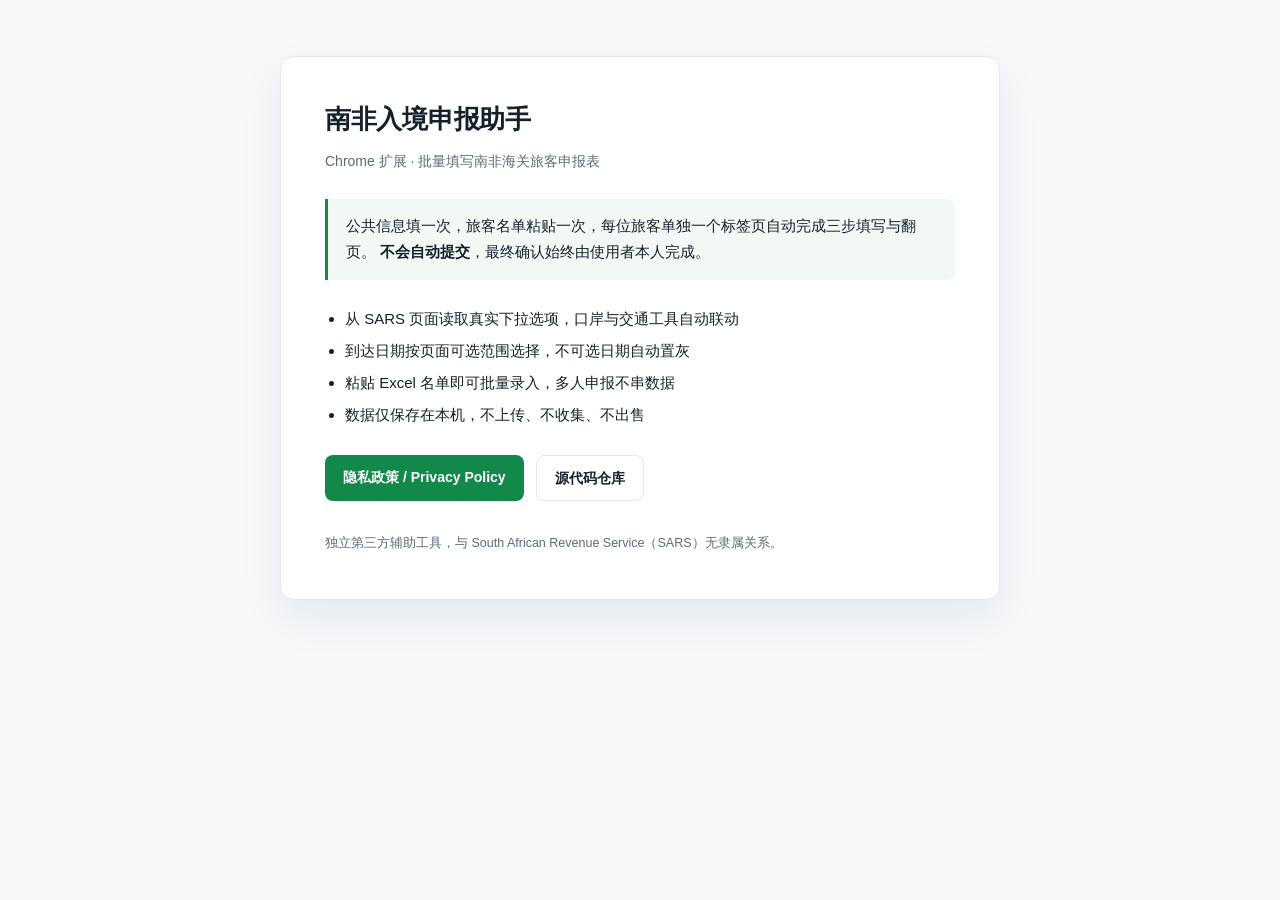
<file: docs/index.html>
<!doctype html>
<html lang="zh-CN">
<head>
<meta charset="UTF-8">
<meta name="viewport" content="width=device-width, initial-scale=1">
<title>南非入境申报助手</title>
<style>
  :root { --ink:#14212b; --muted:#5b6b78; --line:#e3e9ef; --brand:#12894a; }
  * { box-sizing: border-box; }
  body {
    margin: 0; padding: 56px 20px;
    background: #f6f8fa; color: var(--ink);
    font: 15px/1.75 -apple-system, "Segoe UI", "Microsoft YaHei", Arial, sans-serif;
  }
  main {
    max-width: 720px; margin: 0 auto; padding: 40px 44px 44px;
    background: #fff; border: 1px solid var(--line); border-radius: 14px;
    box-shadow: 0 18px 46px rgba(15, 40, 70, .07);
  }
  h1 { margin: 0 0 6px; font-size: 26px; letter-spacing: -.3px; }
  .sub { margin: 0 0 26px; color: var(--muted); font-size: 14px; }
  .lead {
    margin: 0 0 26px; padding: 14px 18px;
    border-left: 3px solid var(--brand); border-radius: 0 8px 8px 0;
    background: #f2f9f5;
  }
  ul { padding-left: 20px; margin: 0 0 26px; }
  li { margin: 6px 0; }
  .links { display: flex; flex-wrap: wrap; gap: 12px; }
  a.btn {
    display: inline-block; padding: 10px 18px; border-radius: 8px;
    background: var(--brand); color: #fff; text-decoration: none;
    font-weight: 600; font-size: 14px;
  }
  a.btn.ghost {
    background: #fff; color: var(--ink);
    border: 1px solid var(--line); font-weight: 600;
  }
  footer { margin-top: 32px; color: var(--muted); font-size: 12.5px; }
</style>
</head>
<body>
<main>
  <h1>南非入境申报助手</h1>
  <p class="sub">Chrome 扩展 · 批量填写南非海关旅客申报表</p>

  <p class="lead">
    公共信息填一次，旅客名单粘贴一次，每位旅客单独一个标签页自动完成三步填写与翻页。
    <strong>不会自动提交</strong>，最终确认始终由使用者本人完成。
  </p>

  <ul>
    <li>从 SARS 页面读取真实下拉选项，口岸与交通工具自动联动</li>
    <li>到达日期按页面可选范围选择，不可选日期自动置灰</li>
    <li>粘贴 Excel 名单即可批量录入，多人申报不串数据</li>
    <li>数据仅保存在本机，不上传、不收集、不出售</li>
  </ul>

  <div class="links">
    <a class="btn" href="privacy-policy.html">隐私政策 / Privacy Policy</a>
    <a class="btn ghost" href="https://github.com/hex314/SARS-Traveller-Assistant">源代码仓库</a>
  </div>

  <footer>
    独立第三方辅助工具，与 South African Revenue Service（SARS）无隶属关系。
  </footer>
</main>
</body>
</html>
</file>
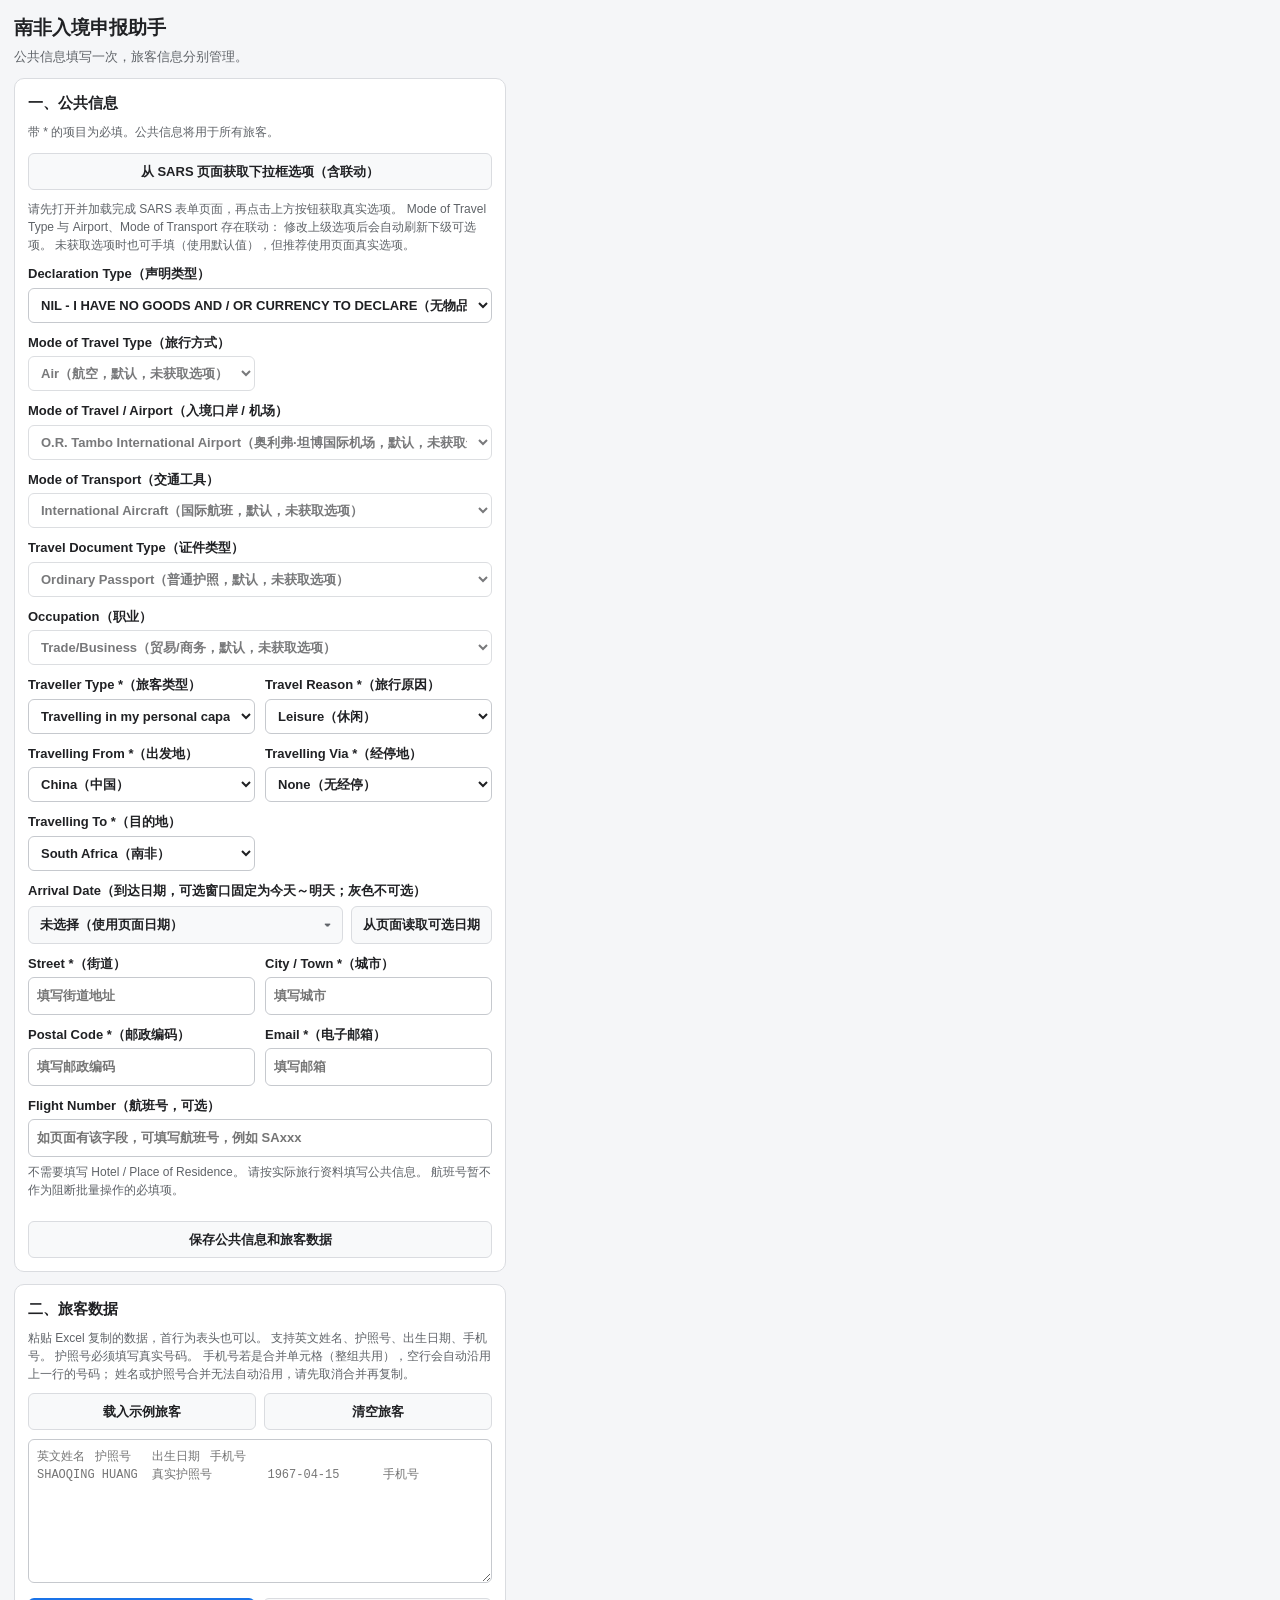
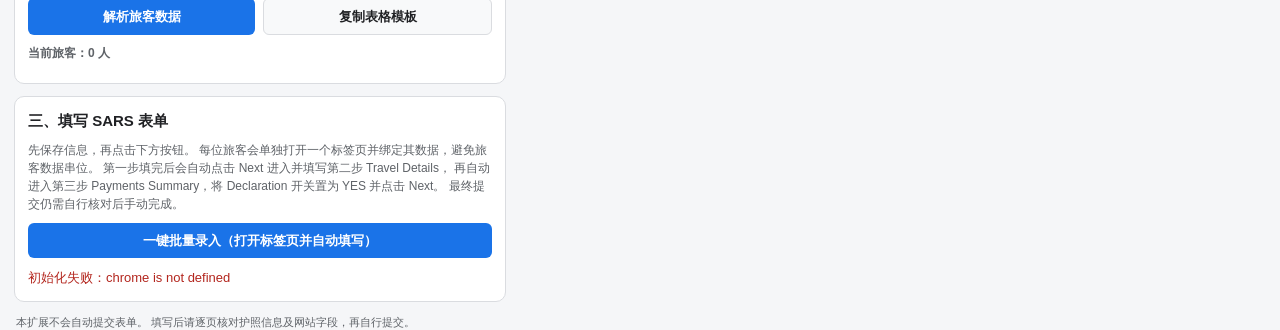
<file: popup.html>
<!doctype html>
<html lang="zh-CN">
<head>
  <meta charset="UTF-8">
  <meta name="viewport" content="width=device-width, initial-scale=1.0">
  <title>南非入境申报助手</title>
  <link rel="stylesheet" href="popup.css">
</head>
<body>
  <header>
    <h1>南非入境申报助手</h1>
    <p>公共信息填写一次，旅客信息分别管理。</p>
  </header>

  <section class="panel">
    <h2>一、公共信息</h2>
    <p class="hint">带 * 的项目为必填。公共信息将用于所有旅客。</p>

    <button id="fetchOptionsBtn" class="secondary wide-fetch">
      从 SARS 页面获取下拉框选项（含联动）
    </button>

    <p class="hint">
      请先打开并加载完成 SARS 表单页面，再点击上方按钮获取真实选项。
      Mode of Travel Type 与 Airport、Mode of Transport 存在联动：
      修改上级选项后会自动刷新下级可选项。
      未获取选项时也可手填（使用默认值），但推荐使用页面真实选项。
    </p>

    <div class="grid">
      <label class="wide">
        Declaration Type（声明类型）
        <select id="declarationType">
          <option value="NIL" selected>NIL - I HAVE NO GOODS AND / OR CURRENCY TO DECLARE（无物品及货币需申报）</option>
          <option value="FULL">FULL - I HAVE GOODS (INCLUDING VEHICLES) AND/OR CURRENCY TO DECLARE（有物品/车辆及货币需申报）</option>
        </select>
      </label>

      <label>
        Mode of Travel Type（旅行方式）
        <select id="modeOfTravelType" disabled>
          <option value="Air">Air（航空，默认，未获取选项）</option>
        </select>
      </label>

      <label class="wide">
        Mode of Travel / Airport（入境口岸 / 机场）
        <select id="port" disabled>
          <option value="O.R. Tambo International Airport">O.R. Tambo International Airport（奥利弗·坦博国际机场，默认，未获取选项）</option>
        </select>
      </label>

      <label class="wide">
        Mode of Transport（交通工具）
        <select id="modeOfTransport" disabled>
          <option value="International Aircraft">International Aircraft（国际航班，默认，未获取选项）</option>
        </select>
      </label>

      <label class="wide">
        Travel Document Type（证件类型）
        <select id="travelDocumentType" disabled>
          <option value="Ordinary Passport">Ordinary Passport（普通护照，默认，未获取选项）</option>
        </select>
      </label>

      <label class="wide">
        Occupation（职业）
        <select id="occupation" disabled>
          <option value="Trade/Business">Trade/Business（贸易/商务，默认，未获取选项）</option>
        </select>
      </label>

      <label>
        Traveller Type *（旅客类型）
        <select id="travellerType">
          <option value="Travelling in my personal capacity" selected>
            Travelling in my personal capacity（个人出行）
          </option>
        </select>
      </label>

      <label>
        Travel Reason *（旅行原因）
        <select id="travelReason">
          <option value="Leisure" selected>Leisure（休闲）</option>
        </select>
      </label>

      <label>
        Travelling From *（出发地）
        <select id="travellingFrom">
          <option value="China" selected>China（中国）</option>
        </select>
      </label>

      <label>
        Travelling Via *（经停地）
        <select id="travellingVia">
          <option value="None" selected>None（无经停）</option>
        </select>
      </label>

      <label>
        Travelling To *（目的地）
        <select id="travellingTo">
          <option value="South Africa" selected>South Africa（南非）</option>
        </select>
      </label>

      <div class="wide date-field">
        <span class="date-field-label">
          Arrival Date（到达日期，可选窗口固定为今天～明天；灰色不可选）
        </span>

        <div class="date-trigger-row">
          <button type="button" id="arrivalDateTrigger" class="secondary date-trigger">
            <span id="arrivalDateText">未选择（使用页面日期）</span>
            <span class="date-caret">▾</span>
          </button>

          <button type="button" id="fetchDateBtn" class="secondary date-fetch">
            从页面读取可选日期
          </button>
        </div>

        <input id="arrivalDate" type="hidden">

        <div id="arrivalDatePanel" class="date-panel" hidden>
          <div class="date-panel-head">
            <button type="button" id="datePrevBtn" class="date-nav">‹</button>
            <strong id="dateMonthLabel"></strong>
            <button type="button" id="dateNextBtn" class="date-nav">›</button>
          </div>

          <div class="date-grid date-grid-head" id="dateWeek"></div>
          <div class="date-grid" id="dateGrid"></div>

          <div class="date-manual">
            <label>
              最早可选
              <input id="dateMinInput" type="date">
            </label>
            <label>
              最晚可选
              <input id="dateMaxInput" type="date">
            </label>
          </div>

          <div class="date-panel-foot">
            <span id="dateRangeHint" class="hint"></span>
            <button type="button" id="dateClearBtn" class="date-clear">
              清除（用页面日期）
            </button>
          </div>
        </div>
      </div>

      <label>
        Street *（街道）
        <input id="street" placeholder="填写街道地址">
      </label>

      <label>
        City / Town *（城市）
        <input id="city" placeholder="填写城市">
      </label>

      <label>
        Postal Code *（邮政编码）
        <input id="postal" placeholder="填写邮政编码">
      </label>

      <label>
        Email *（电子邮箱）
        <input id="email" type="email" placeholder="填写邮箱">
      </label>

      <label class="wide">
        Flight Number（航班号，可选）
        <input
          id="flightNumber"
          placeholder="如页面有该字段，可填写航班号，例如 SAxxx"
        >
      </label>
    </div>

    <p class="hint">
      不需要填写 Hotel / Place of Residence。
      请按实际旅行资料填写公共信息。
      航班号暂不作为阻断批量操作的必填项。
    </p>

    <button id="saveBtn" class="secondary">
      保存公共信息和旅客数据
    </button>
  </section>

  <section class="panel">
    <h2>二、旅客数据</h2>

    <p class="hint">
      粘贴 Excel 复制的数据，首行为表头也可以。
      支持英文姓名、护照号、出生日期、手机号。
      护照号必须填写真实号码。
      手机号若是合并单元格（整组共用），空行会自动沿用上一行的号码；
      姓名或护照号合并无法自动沿用，请先取消合并再复制。
    </p>

    <div class="actions">
      <button id="templateBtn" class="secondary">
        载入示例旅客
      </button>

      <button id="clearBtn" class="secondary">
        清空旅客
      </button>
    </div>

    <textarea
      id="excelData"
      rows="7"
      spellcheck="false"
      placeholder="英文姓名&#9;护照号&#9;出生日期&#9;手机号&#10;SHAOQING HUANG&#9;真实护照号&#9;1967-04-15&#9;手机号"
    ></textarea>

    <div class="actions">
      <button id="parseBtn">解析旅客数据</button>

      <button id="exportTemplateBtn" class="secondary">
        复制表格模板
      </button>
    </div>

    <div id="travellerCount" class="hint">
      当前旅客：0 人
    </div>

    <div id="travellerList"></div>
  </section>

  <section class="panel">
    <h2>三、填写 SARS 表单</h2>

    <p class="hint">
      先保存信息，再点击下方按钮。
      每位旅客会单独打开一个标签页并绑定其数据，避免旅客数据串位。
      第一步填完后会自动点击 Next 进入并填写第二步 Travel Details，
      再自动进入第三步 Payments Summary，将 Declaration 开关置为 YES 并点击 Next。
      最终提交仍需自行核对后手动完成。
    </p>

    <div class="actions vertical">
      <button id="openAndFillBtn">
        一键批量录入（打开标签页并自动填写）
      </button>
    </div>

    <div id="status" role="status" aria-live="polite"></div>

    <pre id="details" hidden></pre>
  </section>

  <footer>
    <p>
      本扩展不会自动提交表单。
      填写后请逐页核对护照信息及网站字段，再自行提交。
    </p>
  </footer>

  <script src="popup.js"></script>
</body>
</html>
</file>
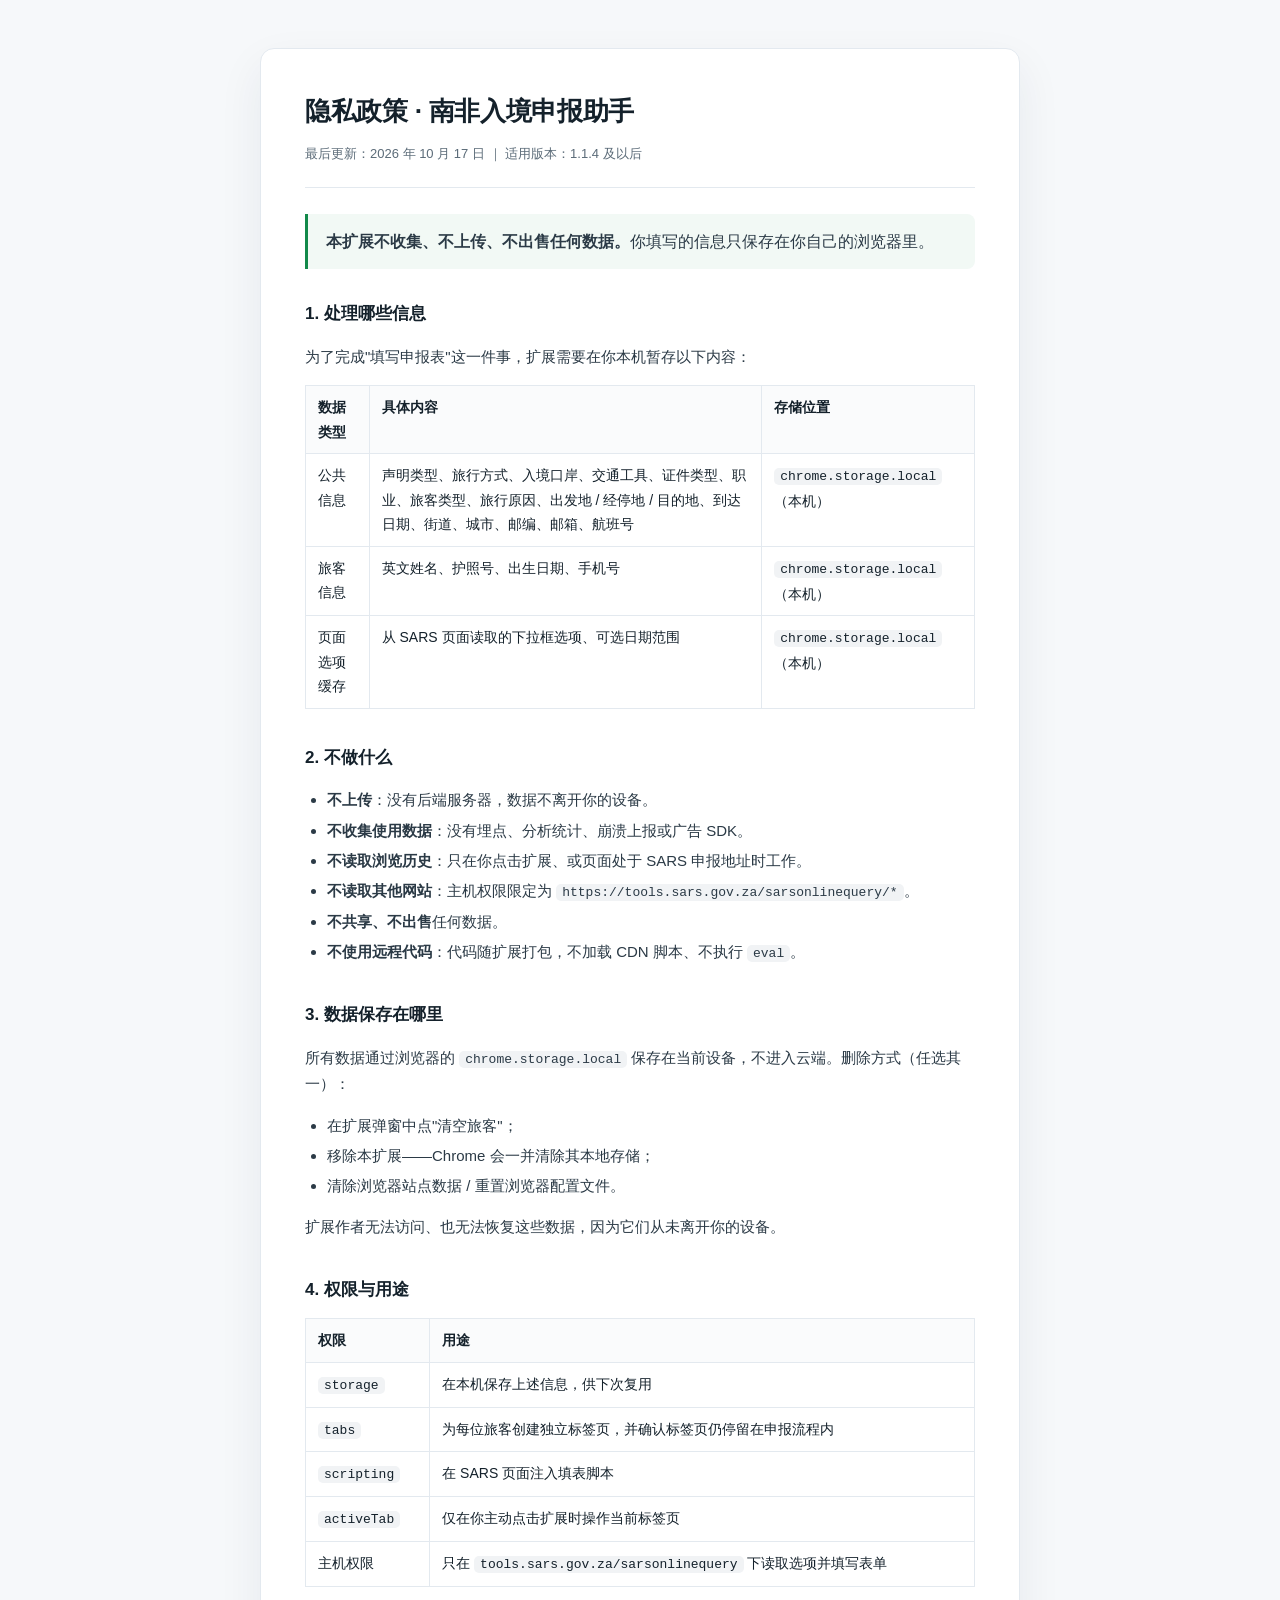
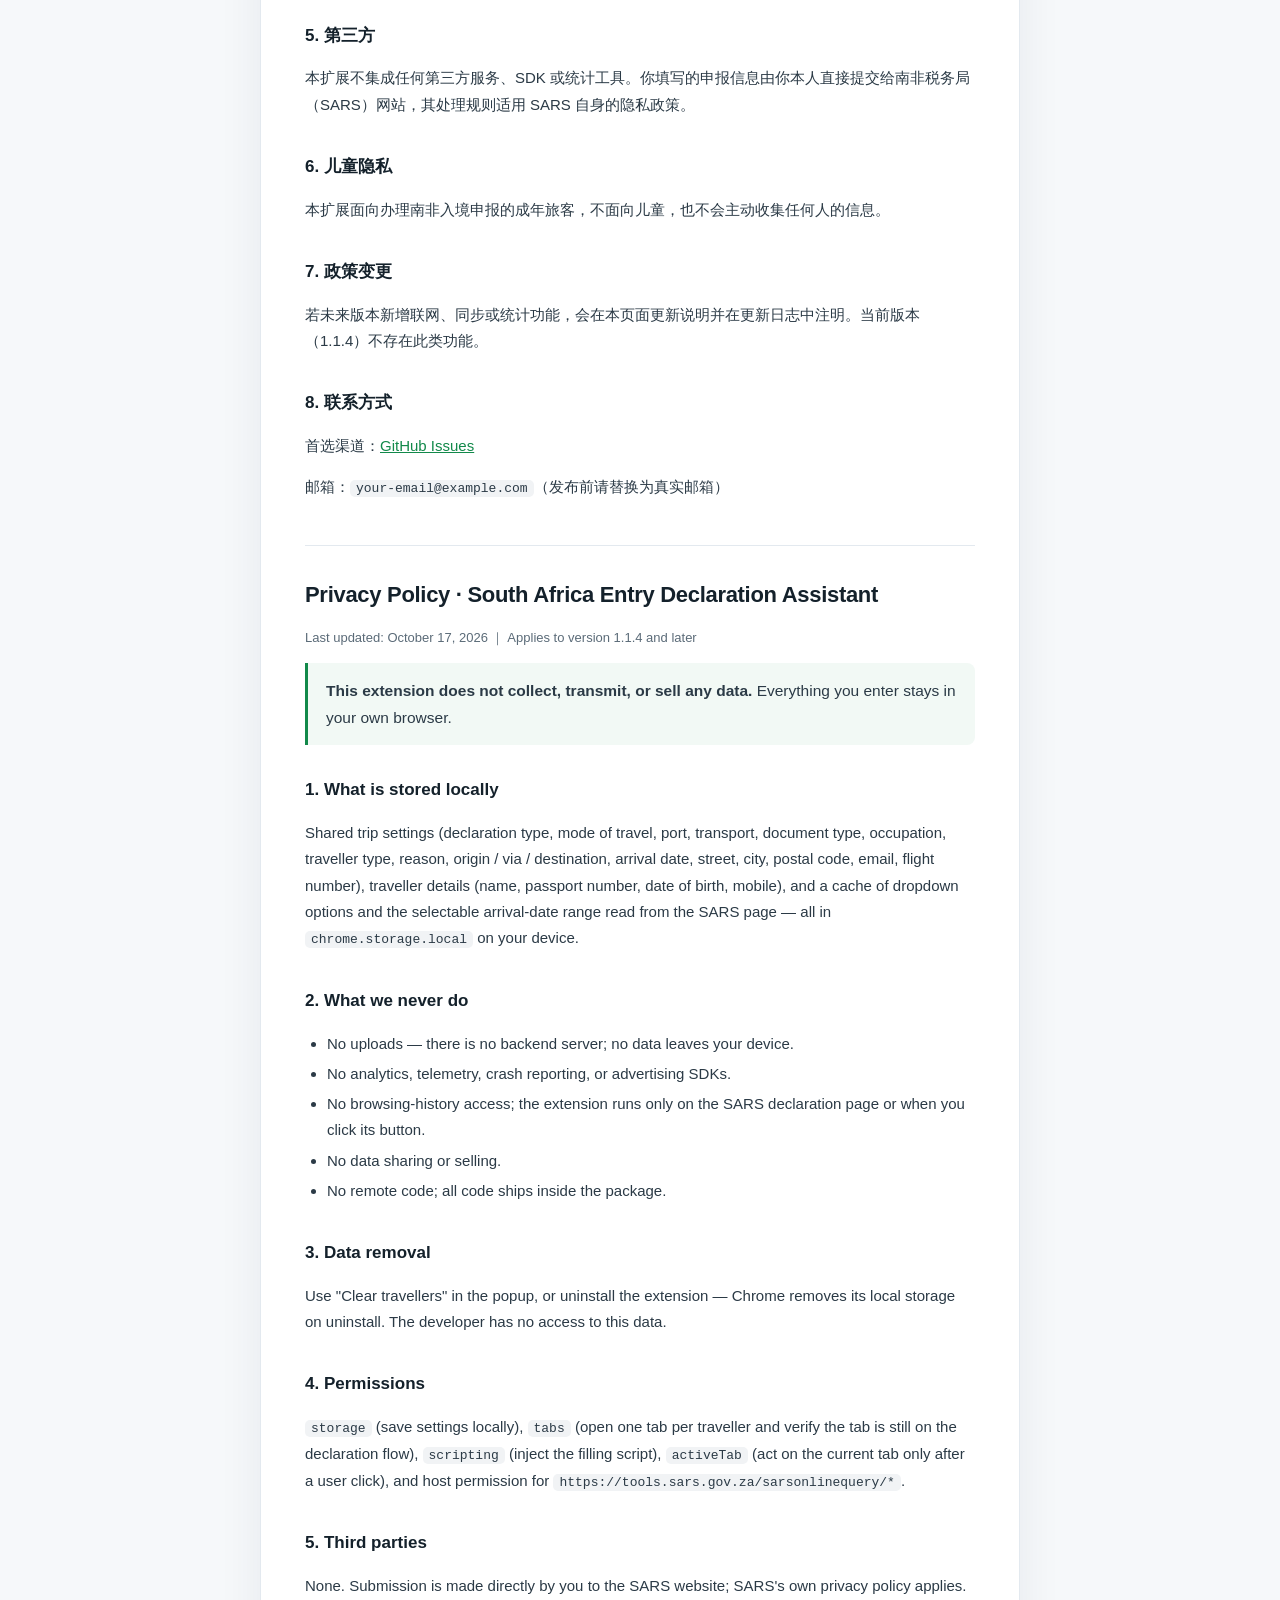
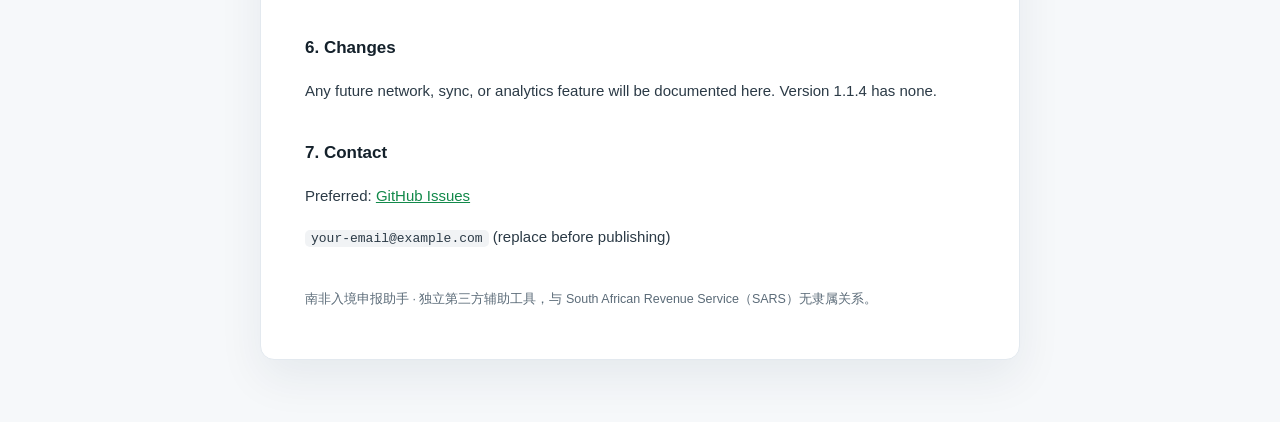
<file: docs/privacy-policy.html>
<!doctype html>
<html lang="zh-CN">
<head>
<meta charset="UTF-8">
<meta name="viewport" content="width=device-width, initial-scale=1">
<title>隐私政策 · 南非入境申报助手</title>
<style>
  :root {
    --ink: #14212b;
    --muted: #5b6b78;
    --line: #e3e9ef;
    --brand: #12894a;
    --bg: #f6f8fa;
  }
  * { box-sizing: border-box; }
  body {
    margin: 0;
    padding: 48px 20px 72px;
    background: var(--bg);
    color: var(--ink);
    font: 15px/1.75 -apple-system, "Segoe UI", "Microsoft YaHei", Arial, sans-serif;
  }
  main {
    max-width: 760px;
    margin: 0 auto;
    padding: 40px 44px 48px;
    background: #fff;
    border: 1px solid var(--line);
    border-radius: 14px;
    box-shadow: 0 18px 46px rgba(15, 40, 70, 0.07);
  }
  header { border-bottom: 1px solid var(--line); padding-bottom: 22px; margin-bottom: 26px; }
  h1 { margin: 0 0 8px; font-size: 26px; letter-spacing: -0.3px; }
  .meta { color: var(--muted); font-size: 13px; }
  .lead {
    margin: 0 0 30px;
    padding: 14px 18px;
    border-left: 3px solid var(--brand);
    border-radius: 0 8px 8px 0;
    background: #f2f9f5;
    font-size: 15.5px;
  }
  h2 { margin: 34px 0 10px; font-size: 17px; }
  h2:first-of-type { margin-top: 0; }
  p, li { color: #2b3a46; }
  ul { padding-left: 22px; }
  li { margin: 4px 0; }
  table { width: 100%; border-collapse: collapse; margin: 14px 0 6px; font-size: 14px; }
  th, td { padding: 9px 12px; border: 1px solid var(--line); text-align: left; vertical-align: top; }
  th { background: #fafbfc; font-weight: 700; }
  code {
    padding: 1px 6px;
    border-radius: 5px;
    background: #f1f3f5;
    font-size: 13px;
  }
  .en { border-top: 1px solid var(--line); margin-top: 44px; padding-top: 30px; }
  footer { margin-top: 38px; color: var(--muted); font-size: 12.5px; }
  a { color: var(--brand); }
</style>
</head>
<body>
<main>
  <header>
    <h1>隐私政策 · 南非入境申报助手</h1>
    <div class="meta">最后更新：2026 年 10 月 17 日 ｜ 适用版本：1.1.4 及以后</div>
  </header>

  <p class="lead"><strong>本扩展不收集、不上传、不出售任何数据。</strong>你填写的信息只保存在你自己的浏览器里。</p>

  <h2>1. 处理哪些信息</h2>
  <p>为了完成"填写申报表"这一件事，扩展需要在你本机暂存以下内容：</p>
  <table>
    <tr><th>数据类型</th><th>具体内容</th><th>存储位置</th></tr>
    <tr>
      <td>公共信息</td>
      <td>声明类型、旅行方式、入境口岸、交通工具、证件类型、职业、旅客类型、旅行原因、出发地 / 经停地 / 目的地、到达日期、街道、城市、邮编、邮箱、航班号</td>
      <td><code>chrome.storage.local</code>（本机）</td>
    </tr>
    <tr>
      <td>旅客信息</td>
      <td>英文姓名、护照号、出生日期、手机号</td>
      <td><code>chrome.storage.local</code>（本机）</td>
    </tr>
    <tr>
      <td>页面选项缓存</td>
      <td>从 SARS 页面读取的下拉框选项、可选日期范围</td>
      <td><code>chrome.storage.local</code>（本机）</td>
    </tr>
  </table>

  <h2>2. 不做什么</h2>
  <ul>
    <li><strong>不上传</strong>：没有后端服务器，数据不离开你的设备。</li>
    <li><strong>不收集使用数据</strong>：没有埋点、分析统计、崩溃上报或广告 SDK。</li>
    <li><strong>不读取浏览历史</strong>：只在你点击扩展、或页面处于 SARS 申报地址时工作。</li>
    <li><strong>不读取其他网站</strong>：主机权限限定为 <code>https://tools.sars.gov.za/sarsonlinequery/*</code>。</li>
    <li><strong>不共享、不出售</strong>任何数据。</li>
    <li><strong>不使用远程代码</strong>：代码随扩展打包，不加载 CDN 脚本、不执行 <code>eval</code>。</li>
  </ul>

  <h2>3. 数据保存在哪里</h2>
  <p>所有数据通过浏览器的 <code>chrome.storage.local</code> 保存在当前设备，不进入云端。删除方式（任选其一）：</p>
  <ul>
    <li>在扩展弹窗中点"清空旅客"；</li>
    <li>移除本扩展——Chrome 会一并清除其本地存储；</li>
    <li>清除浏览器站点数据 / 重置浏览器配置文件。</li>
  </ul>
  <p>扩展作者无法访问、也无法恢复这些数据，因为它们从未离开你的设备。</p>

  <h2>4. 权限与用途</h2>
  <table>
    <tr><th>权限</th><th>用途</th></tr>
    <tr><td><code>storage</code></td><td>在本机保存上述信息，供下次复用</td></tr>
    <tr><td><code>tabs</code></td><td>为每位旅客创建独立标签页，并确认标签页仍停留在申报流程内</td></tr>
    <tr><td><code>scripting</code></td><td>在 SARS 页面注入填表脚本</td></tr>
    <tr><td><code>activeTab</code></td><td>仅在你主动点击扩展时操作当前标签页</td></tr>
    <tr><td>主机权限</td><td>只在 <code>tools.sars.gov.za/sarsonlinequery</code> 下读取选项并填写表单</td></tr>
  </table>

  <h2>5. 第三方</h2>
  <p>本扩展不集成任何第三方服务、SDK 或统计工具。你填写的申报信息由你本人直接提交给南非税务局（SARS）网站，其处理规则适用 SARS 自身的隐私政策。</p>

  <h2>6. 儿童隐私</h2>
  <p>本扩展面向办理南非入境申报的成年旅客，不面向儿童，也不会主动收集任何人的信息。</p>

  <h2>7. 政策变更</h2>
  <p>若未来版本新增联网、同步或统计功能，会在本页面更新说明并在更新日志中注明。当前版本（1.1.4）不存在此类功能。</p>

  <h2>8. 联系方式</h2>
  <p>首选渠道：<a href="https://github.com/hex314/SARS-Traveller-Assistant/issues">GitHub Issues</a></p>
  <p>邮箱：<code>your-email@example.com</code>（发布前请替换为真实邮箱）</p>

  <section class="en">
    <h1 style="font-size:22px;">Privacy Policy · South Africa Entry Declaration Assistant</h1>
    <p class="meta">Last updated: October 17, 2026 ｜ Applies to version 1.1.4 and later</p>

    <p class="lead"><strong>This extension does not collect, transmit, or sell any data.</strong> Everything you enter stays in your own browser.</p>

    <h2>1. What is stored locally</h2>
    <p>Shared trip settings (declaration type, mode of travel, port, transport, document type, occupation, traveller type, reason, origin / via / destination, arrival date, street, city, postal code, email, flight number), traveller details (name, passport number, date of birth, mobile), and a cache of dropdown options and the selectable arrival-date range read from the SARS page — all in <code>chrome.storage.local</code> on your device.</p>

    <h2>2. What we never do</h2>
    <ul>
      <li>No uploads — there is no backend server; no data leaves your device.</li>
      <li>No analytics, telemetry, crash reporting, or advertising SDKs.</li>
      <li>No browsing-history access; the extension runs only on the SARS declaration page or when you click its button.</li>
      <li>No data sharing or selling.</li>
      <li>No remote code; all code ships inside the package.</li>
    </ul>

    <h2>3. Data removal</h2>
    <p>Use "Clear travellers" in the popup, or uninstall the extension — Chrome removes its local storage on uninstall. The developer has no access to this data.</p>

    <h2>4. Permissions</h2>
    <p><code>storage</code> (save settings locally), <code>tabs</code> (open one tab per traveller and verify the tab is still on the declaration flow), <code>scripting</code> (inject the filling script), <code>activeTab</code> (act on the current tab only after a user click), and host permission for <code>https://tools.sars.gov.za/sarsonlinequery/*</code>.</p>

    <h2>5. Third parties</h2>
    <p>None. Submission is made directly by you to the SARS website; SARS's own privacy policy applies.</p>

    <h2>6. Changes</h2>
    <p>Any future network, sync, or analytics feature will be documented here. Version 1.1.4 has none.</p>

    <h2>7. Contact</h2>
    <p>Preferred: <a href="https://github.com/hex314/SARS-Traveller-Assistant/issues">GitHub Issues</a></p>
    <p><code>your-email@example.com</code> (replace before publishing)</p>
  </section>

  <footer>南非入境申报助手 · 独立第三方辅助工具，与 South African Revenue Service（SARS）无隶属关系。</footer>
</main>
</body>
</html>
</file>
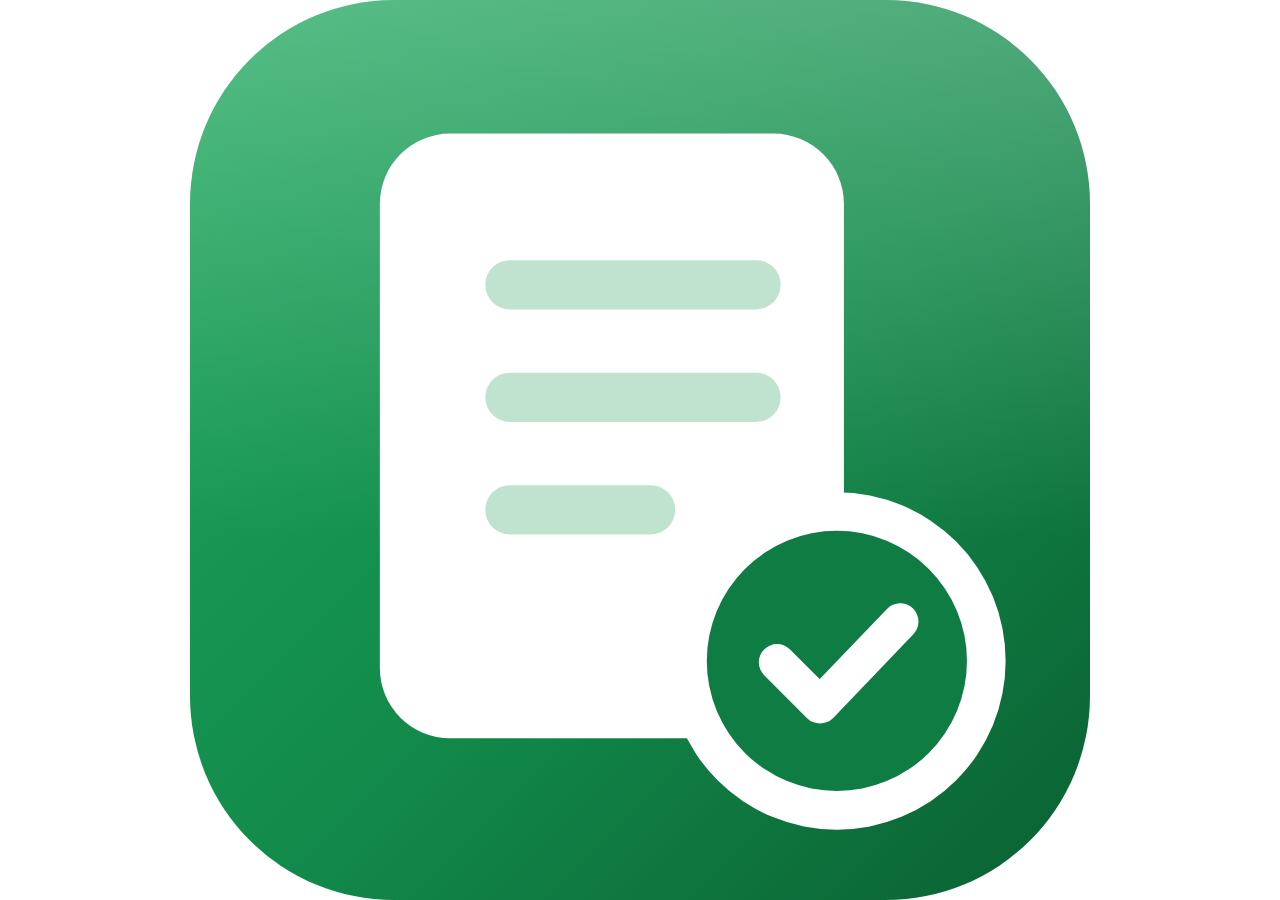
<file: store/assets/icon.html>
<!doctype html>
<html lang="zh-CN">
<head>
<meta charset="UTF-8">
<style>
  html, body { margin: 0; padding: 0; background: transparent; }
  svg { display: block; width: 100vw; height: 100vh; }
</style>
</head>
<body>
<svg xmlns="http://www.w3.org/2000/svg" viewBox="0 0 128 128" width="128" height="128">
  <defs>
    <linearGradient id="bg" x1="0" y1="0" x2="1" y2="1">
      <stop offset="0" stop-color="#1CA85C"/>
      <stop offset="0.55" stop-color="#12894A"/>
      <stop offset="1" stop-color="#0A6032"/>
    </linearGradient>
    <linearGradient id="sheen" x1="0" y1="0" x2="0" y2="1">
      <stop offset="0" stop-color="#ffffff" stop-opacity="0.26"/>
      <stop offset="0.6" stop-color="#ffffff" stop-opacity="0"/>
    </linearGradient>
  </defs>

  <rect x="0" y="0" width="128" height="128" rx="29" fill="url(#bg)"/>
  <rect x="0" y="0" width="128" height="128" rx="29" fill="url(#sheen)"/>

  <!-- 申报单 -->
  <rect x="27" y="19" width="66" height="86" rx="10" fill="#ffffff"/>
  <rect x="42" y="37" width="42" height="7" rx="3.5" fill="#BFE3CE"/>
  <rect x="42" y="53" width="42" height="7" rx="3.5" fill="#BFE3CE"/>
  <rect x="42" y="69" width="27" height="7" rx="3.5" fill="#BFE3CE"/>

  <!-- 已确认徽章 -->
  <circle cx="92" cy="94" r="24" fill="#ffffff"/>
  <circle cx="92" cy="94" r="18.5" fill="#0E7C43"/>
  <path d="M83.5 94.2 L89.6 100.3 L101 88.4"
        fill="none" stroke="#ffffff" stroke-width="5.2"
        stroke-linecap="round" stroke-linejoin="round"/>
</svg>
</body>
</html>
</file>
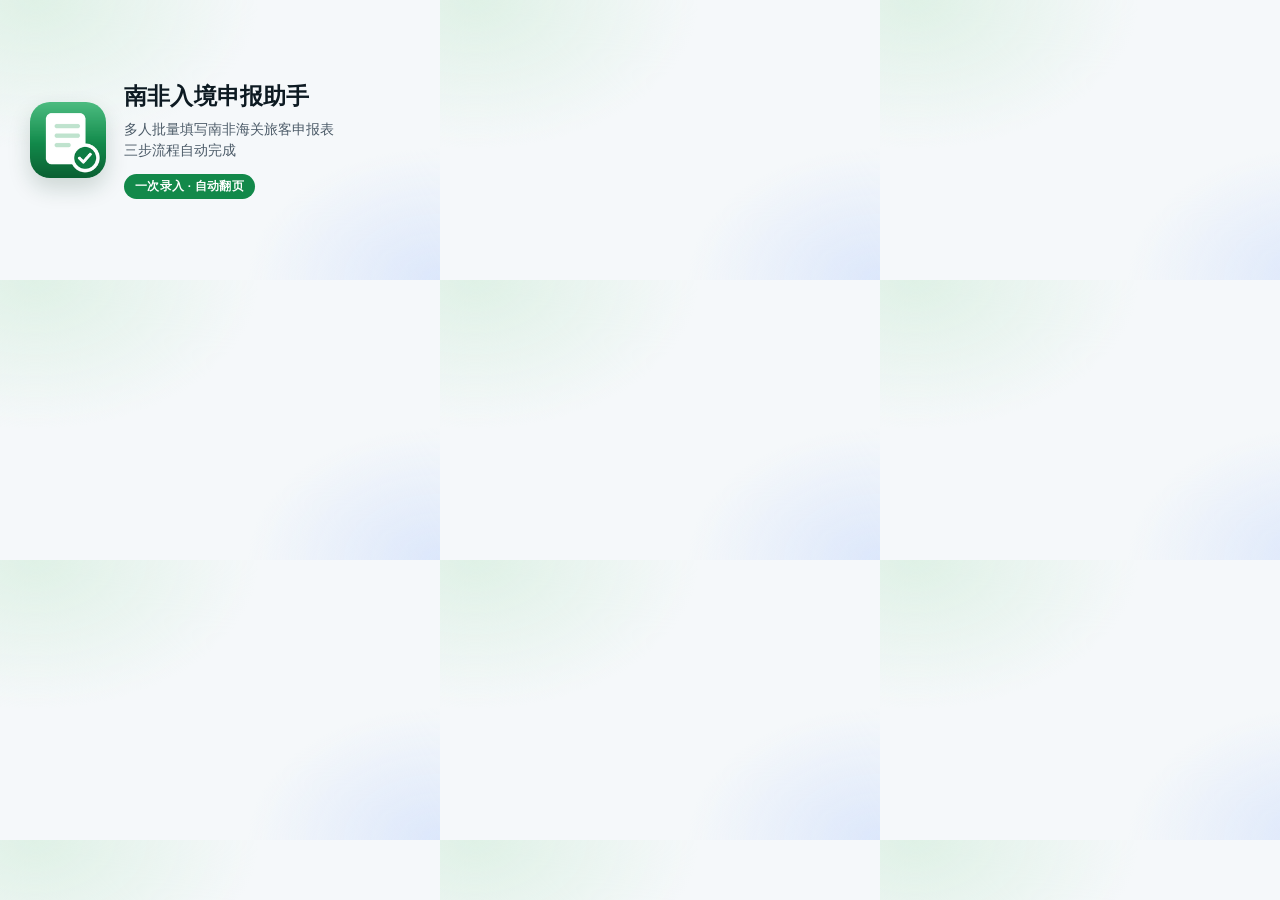
<file: store/assets/promo.html>
<!doctype html>
<html lang="zh-CN">
<head>
<meta charset="UTF-8">
<style>
  * { box-sizing: border-box; }
  html, body { margin: 0; padding: 0; width: 440px; height: 280px; overflow: hidden; }
  body {
    display: flex;
    align-items: center;
    gap: 18px;
    padding: 0 30px;
    font-family: "Microsoft YaHei", "PingFang SC", Arial, sans-serif;
    color: #0d1a22;
    background:
      radial-gradient(360px 240px at 8% 0%, #dff1e6 0%, rgba(223, 241, 230, 0) 62%),
      radial-gradient(320px 220px at 100% 100%, #dce7fb 0%, rgba(220, 231, 251, 0) 60%),
      #f5f8fa;
  }
  img { width: 76px; height: 76px; border-radius: 20px; box-shadow: 0 10px 22px rgba(15, 60, 40, 0.18); }
  h1 { margin: 0 0 8px; font-size: 23px; letter-spacing: 0.2px; }
  p { margin: 0; font-size: 13.5px; line-height: 1.55; color: #4c5b68; }
  .tag {
    display: inline-block;
    margin-top: 12px;
    padding: 5px 11px;
    border-radius: 999px;
    background: #12894a;
    color: #fff;
    font-size: 11.5px;
    font-weight: 700;
    letter-spacing: 0.3px;
  }
</style>
</head>
<body>
  <img src="../../icons/icon128.png" alt="">
  <div>
    <h1>南非入境申报助手</h1>
    <p>多人批量填写南非海关旅客申报表<br>三步流程自动完成</p>
    <span class="tag">一次录入 · 自动翻页</span>
  </div>
</body>
</html>
</file>
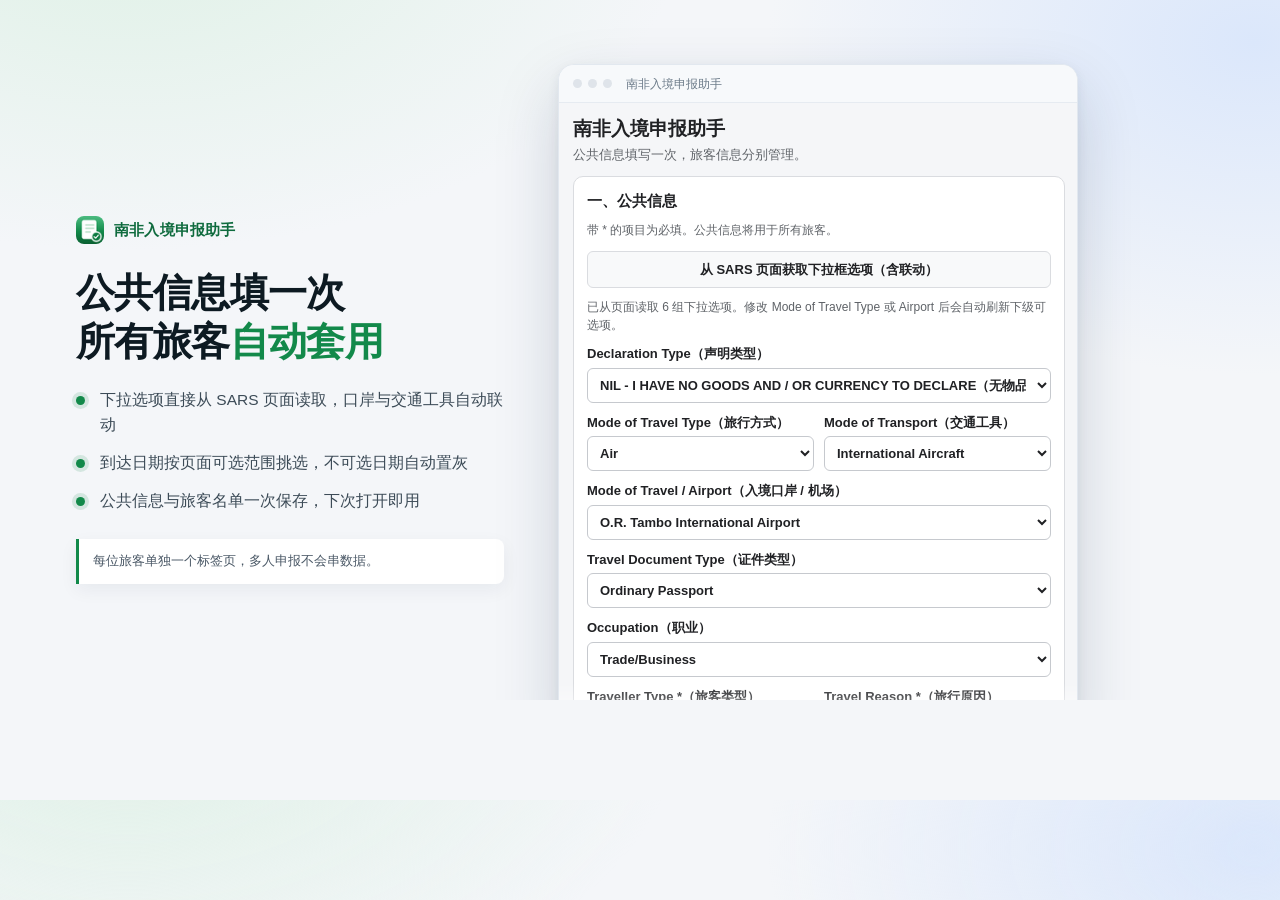
<file: store/assets/shot-a.html>
<!doctype html>
<html lang="zh-CN">
<head>
<meta charset="UTF-8">
<link rel="stylesheet" href="../../popup.css">
<link rel="stylesheet" href="shot.css">
<style>
  /* 内容超出时做柔和淡出，避免截断边缘显得突兀 */
  .popup.fade {
    -webkit-mask-image: linear-gradient(180deg, #000 0, #000 calc(100% - 54px), transparent 100%);
            mask-image: linear-gradient(180deg, #000 0, #000 calc(100% - 54px), transparent 100%);
  }
</style>
</head>
<body>
<div class="canvas">
  <div class="copy">
    <div class="brand"><img src="../../icons/icon32.png" alt="">南非入境申报助手</div>
    <h1>公共信息填一次<br>所有旅客<em>自动套用</em></h1>
    <ul class="pts">
      <li>下拉选项直接从 SARS 页面读取，口岸与交通工具自动联动</li>
      <li>到达日期按页面可选范围挑选，不可选日期自动置灰</li>
      <li>公共信息与旅客名单一次保存，下次打开即用</li>
    </ul>
    <div class="tail">每位旅客单独一个标签页，多人申报不会串数据。</div>
  </div>

  <div class="device">
    <div class="device-bar"><i></i><i></i><i></i><span class="device-title">南非入境申报助手</span></div>
    <div class="popup fade">
      <header>
        <h1>南非入境申报助手</h1>
        <p>公共信息填写一次，旅客信息分别管理。</p>
      </header>

      <section class="panel">
        <h2>一、公共信息</h2>
        <p class="hint">带 * 的项目为必填。公共信息将用于所有旅客。</p>

        <button id="fetchOptionsBtn" class="secondary wide-fetch">
          从 SARS 页面获取下拉框选项（含联动）
        </button>

        <p class="hint">
          已从页面读取 6 组下拉选项。修改 Mode of Travel Type 或 Airport
          后会自动刷新下级可选项。
        </p>

        <div class="grid">
          <label class="wide">
            Declaration Type（声明类型）
            <select><option>NIL - I HAVE NO GOODS AND / OR CURRENCY TO DECLARE（无物品及货币需申报）</option></select>
          </label>

          <label>
            Mode of Travel Type（旅行方式）
            <select><option>Air</option></select>
          </label>

          <label>
            Mode of Transport（交通工具）
            <select><option>International Aircraft</option></select>
          </label>

          <label class="wide">
            Mode of Travel / Airport（入境口岸 / 机场）
            <select><option>O.R. Tambo International Airport</option></select>
          </label>

          <label class="wide">
            Travel Document Type（证件类型）
            <select><option>Ordinary Passport</option></select>
          </label>

          <label class="wide">
            Occupation（职业）
            <select><option>Trade/Business</option></select>
          </label>

          <label>
            Traveller Type *（旅客类型）
            <select><option>Travelling in my personal capacity</option></select>
          </label>

          <label>
            Travel Reason *（旅行原因）
            <select><option>Leisure</option></select>
          </label>

          <label>
            Travelling From *（出发地）
            <select><option>China</option></select>
          </label>

          <label>
            Travelling Via *（经停地）
            <select><option>None</option></select>
          </label>

          <label>
            Travelling To *（目的地）
            <select><option>South Africa</option></select>
          </label>

          <div class="wide date-field">
            <span class="date-field-label">
              Arrival Date（到达日期，可选窗口固定为今天～明天；灰色不可选）
            </span>
            <div class="date-trigger-row">
              <button type="button" class="secondary date-trigger">
                <span>2026-10-17</span>
                <span class="date-caret">▾</span>
              </button>
              <button type="button" class="secondary date-fetch">
                从页面读取可选日期
              </button>
            </div>
          </div>
        </div>
      </section>
    </div>
  </div>
</div>
</body>
</html>
</file>
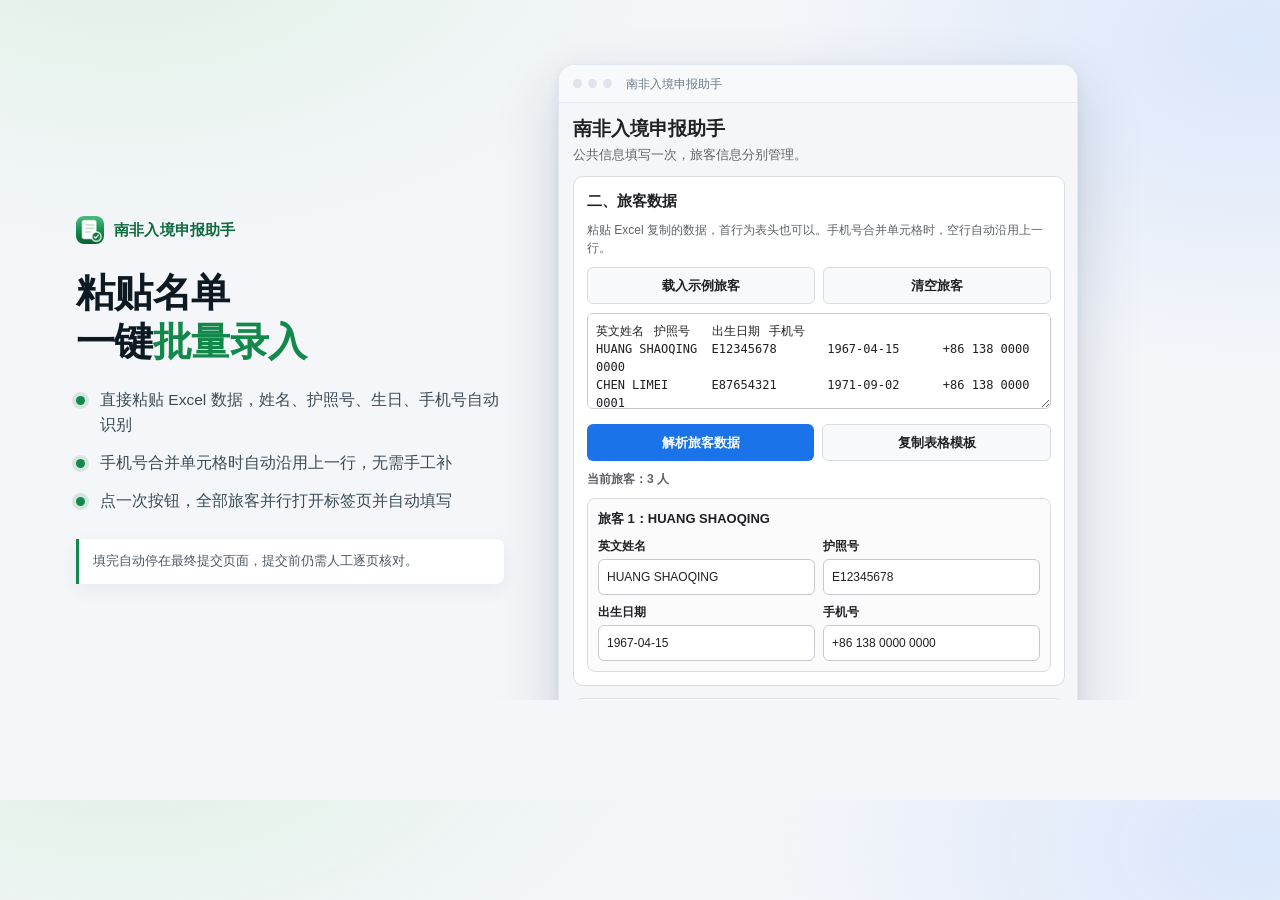
<file: store/assets/shot-b.html>
<!doctype html>
<html lang="zh-CN">
<head>
<meta charset="UTF-8">
<link rel="stylesheet" href="../../popup.css">
<link rel="stylesheet" href="shot.css">
<style>
  .popup.fade {
    -webkit-mask-image: linear-gradient(180deg, #000 0, #000 calc(100% - 40px), transparent 100%);
            mask-image: linear-gradient(180deg, #000 0, #000 calc(100% - 40px), transparent 100%);
  }
  .popup textarea { height: 96px; }
</style>
</head>
<body>
<div class="canvas">
  <div class="copy">
    <div class="brand"><img src="../../icons/icon32.png" alt="">南非入境申报助手</div>
    <h1>粘贴名单<br>一键<em>批量录入</em></h1>
    <ul class="pts">
      <li>直接粘贴 Excel 数据，姓名、护照号、生日、手机号自动识别</li>
      <li>手机号合并单元格时自动沿用上一行，无需手工补</li>
      <li>点一次按钮，全部旅客并行打开标签页并自动填写</li>
    </ul>
    <div class="tail">填完自动停在最终提交页面，提交前仍需人工逐页核对。</div>
  </div>

  <div class="device">
    <div class="device-bar"><i></i><i></i><i></i><span class="device-title">南非入境申报助手</span></div>
    <div class="popup fade">
      <header>
        <h1>南非入境申报助手</h1>
        <p>公共信息填写一次，旅客信息分别管理。</p>
      </header>

      <section class="panel">
        <h2>二、旅客数据</h2>
        <p class="hint">粘贴 Excel 复制的数据，首行为表头也可以。手机号合并单元格时，空行自动沿用上一行。</p>

        <div class="actions">
          <button class="secondary">载入示例旅客</button>
          <button class="secondary">清空旅客</button>
        </div>

        <textarea spellcheck="false">英文姓名	护照号	出生日期	手机号
HUANG SHAOQING	E12345678	1967-04-15	+86 138 0000 0000
CHEN LIMEI	E87654321	1971-09-02	+86 138 0000 0001
WANG QIANG	E11223344	1985-11-28	+86 138 0000 0002</textarea>

        <div class="actions">
          <button>解析旅客数据</button>
          <button class="secondary">复制表格模板</button>
        </div>

        <div id="travellerCount" class="hint">当前旅客：3 人</div>

        <div class="traveller-card">
          <h3>旅客 1：HUANG SHAOQING</h3>
          <div class="traveller-fields">
            <label>英文姓名<input value="HUANG SHAOQING" readonly></label>
            <label>护照号<input value="E12345678" readonly></label>
            <label>出生日期<input value="1967-04-15" readonly></label>
            <label>手机号<input value="+86 138 0000 0000" readonly></label>
          </div>
        </div>
      </section>

      <section class="panel">
        <h2>三、填写 SARS 表单</h2>
        <div class="actions vertical">
          <button>一键批量录入（打开标签页并自动填写）</button>
        </div>
        <div id="status" class="success">批量填写结束：共 3 位旅客，处理成功 3 位，出现错误 0 位。</div>
      </section>
    </div>
  </div>
</div>
</body>
</html>
</file>
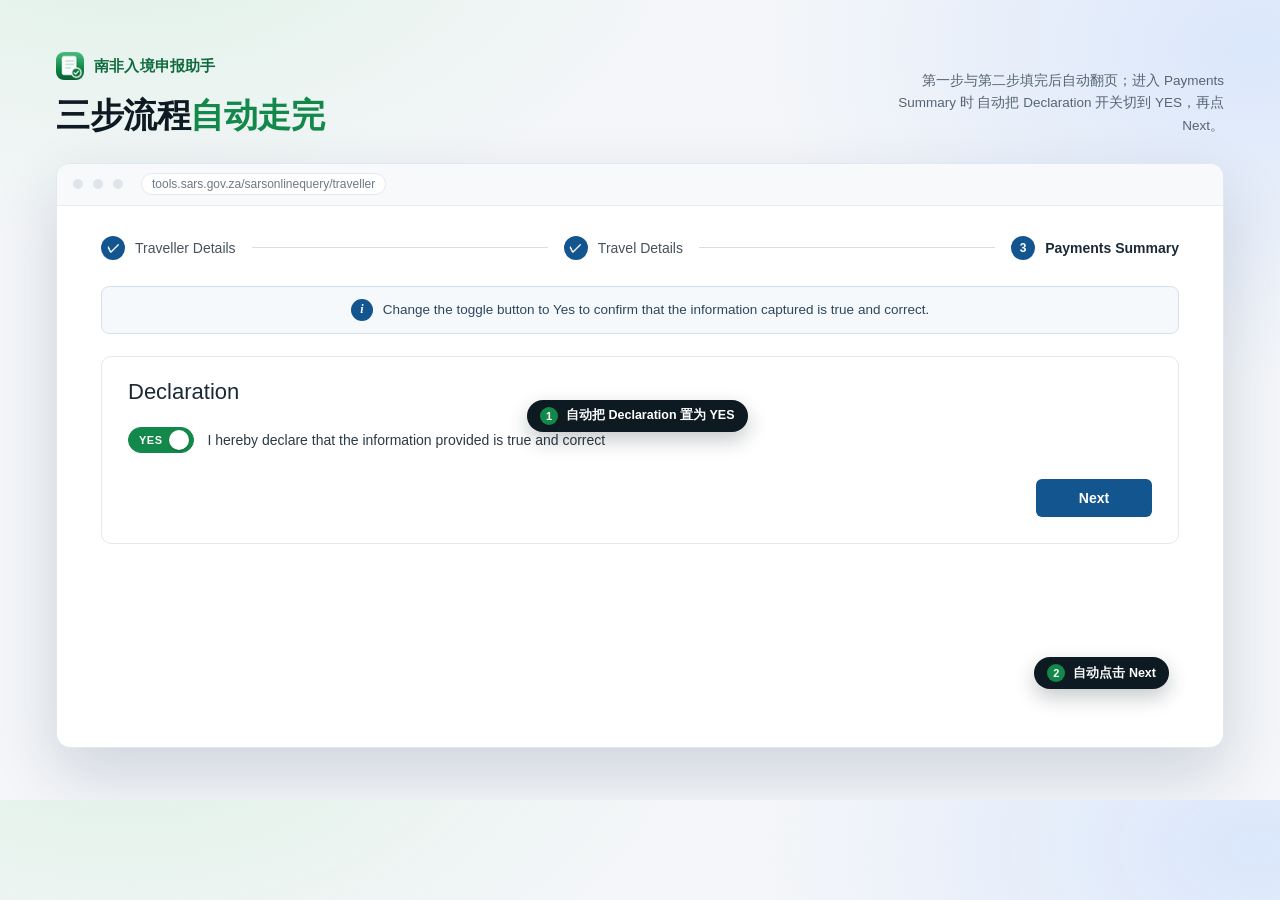
<file: store/assets/shot-c.html>
<!doctype html>
<html lang="zh-CN">
<head>
<meta charset="UTF-8">
<link rel="stylesheet" href="shot.css">
<style>
  .page {
    width: 1280px;
    height: 800px;
    padding: 52px 56px;
    display: flex;
    flex-direction: column;
    gap: 26px;
  }

  .head {
    display: flex;
    align-items: flex-end;
    justify-content: space-between;
  }

  .head h1 {
    margin: 14px 0 0;
    font-size: 34px;
    letter-spacing: -0.5px;
    color: #0d1a22;
  }

  .head h1 em { font-style: normal; color: #12894a; }

  .head .note {
    max-width: 330px;
    font-size: 13.5px;
    line-height: 1.65;
    color: #566472;
    text-align: right;
  }

  .browser {
    position: relative;
    flex: 1;
    overflow: hidden;
    border: 1px solid #e2e8ef;
    border-radius: 14px;
    background: #fff;
    box-shadow: 0 26px 64px rgba(15, 40, 70, 0.16);
  }

  .url {
    display: flex;
    align-items: center;
    gap: 10px;
    height: 42px;
    padding: 0 16px;
    border-bottom: 1px solid #e8edf3;
    background: #f7f9fb;
  }

  .url i { width: 10px; height: 10px; border-radius: 50%; background: #dfe4ea; }

  .url span {
    margin-left: 8px;
    padding: 3px 10px;
    border-radius: 20px;
    background: #fff;
    border: 1px solid #e4e9ef;
    font-size: 12px;
    color: #6b7a88;
  }

  .site { padding: 30px 44px 34px; }

  /* 步骤条 */
  .steps {
    display: flex;
    align-items: center;
    gap: 0;
    margin-bottom: 26px;
  }

  .step {
    display: flex;
    align-items: center;
    gap: 10px;
    font-size: 14px;
    color: #46525e;
  }

  .step .dot {
    width: 24px;
    height: 24px;
    display: flex;
    align-items: center;
    justify-content: center;
    border-radius: 50%;
    background: #12558f;
    color: #fff;
    font-size: 12px;
    font-weight: 700;
  }

  .step.done .dot { font-size: 13px; }

  .step.current .name { font-weight: 700; color: #1b2a36; }

  .rule {
    flex: 1;
    height: 1px;
    margin: 0 16px;
    background: #d8dee6;
  }

  /* 提示条 */
  .banner {
    display: flex;
    align-items: center;
    justify-content: center;
    gap: 10px;
    margin-bottom: 22px;
    padding: 12px 16px;
    border: 1px solid #d5e0ec;
    border-radius: 8px;
    background: #f6f9fc;
    font-size: 13.5px;
    color: #2b465e;
  }

  .banner b {
    width: 22px;
    height: 22px;
    display: inline-flex;
    align-items: center;
    justify-content: center;
    border-radius: 50%;
    background: #12558f;
    color: #fff;
    font-size: 12px;
    font-style: italic;
    font-family: Georgia, serif;
  }

  .card {
    padding: 22px 26px 26px;
    border: 1px solid #e4e9ef;
    border-radius: 10px;
    background: #fff;
  }

  .card h2 {
    margin: 0 0 22px;
    font-size: 22px;
    font-weight: 500;
    color: #1b2a36;
  }

  .decl-row {
    display: flex;
    align-items: center;
    gap: 14px;
    font-size: 14px;
    color: #2b3a46;
  }

  .switch {
    display: inline-flex;
    align-items: center;
    gap: 6px;
    height: 26px;
    padding: 0 4px 0 10px;
    border: 1px solid #12894a;
    border-radius: 14px;
    background: #12894a;
    color: #fff;
    font-size: 11px;
    font-weight: 700;
    letter-spacing: 0.5px;
  }

  .switch .knob {
    width: 20px;
    height: 20px;
    border-radius: 50%;
    background: #fff;
    box-shadow: 0 1px 2px rgba(0, 0, 0, 0.25);
  }

  .foot {
    margin-top: 26px;
    display: flex;
    justify-content: flex-end;
  }

  .next {
    min-width: 116px;
    padding: 11px 22px;
    border-radius: 6px;
    background: #12558f;
    color: #fff;
    font-size: 14px;
    font-weight: 600;
    text-align: center;
  }

  /* 标注 */
  .callout {
    position: absolute;
    display: flex;
    align-items: center;
    gap: 8px;
    padding: 7px 13px;
    border-radius: 999px;
    background: #0d1a22;
    color: #fff;
    font-size: 12.5px;
    font-weight: 600;
    box-shadow: 0 8px 20px rgba(13, 26, 34, 0.24);
  }

  .callout b {
    display: inline-flex;
    align-items: center;
    justify-content: center;
    width: 18px;
    height: 18px;
    border-radius: 50%;
    background: #12894a;
    font-size: 11px;
  }

  .callout.c1 { right: 54px; bottom: 58px; }
  .callout.c2 { left: 470px; top: 236px; }

  .line {
    position: absolute;
    border-top: 2px dashed rgba(13, 26, 34, 0.35);
  }
</style>
</head>
<body>
<div class="page">
  <div class="head">
    <div>
      <div class="brand"><img src="../../icons/icon32.png" alt="">南非入境申报助手</div>
      <h1>三步流程<em>自动走完</em></h1>
    </div>
    <div class="note">
      第一步与第二步填完后自动翻页；进入 Payments Summary 时
      自动把 Declaration 开关切到 YES，再点 Next。
    </div>
  </div>

  <div class="browser">
    <div class="url">
      <i></i><i></i><i></i>
      <span>tools.sars.gov.za/sarsonlinequery/traveller</span>
    </div>

    <div class="site">
      <div class="steps">
        <div class="step done"><span class="dot">✓</span><span class="name">Traveller Details</span></div>
        <div class="rule"></div>
        <div class="step done"><span class="dot">✓</span><span class="name">Travel Details</span></div>
        <div class="rule"></div>
        <div class="step current"><span class="dot">3</span><span class="name">Payments Summary</span></div>
      </div>

      <div class="banner">
        <b>i</b>
        <span>Change the toggle button to Yes to confirm that the information captured is true and correct.</span>
      </div>

      <div class="card">
        <h2>Declaration</h2>
        <div class="decl-row">
          <span class="switch">YES<span class="knob"></span></span>
          <span>I hereby declare that the information provided is true and correct</span>
        </div>
        <div class="foot"><div class="next">Next</div></div>
      </div>
    </div>

    <div class="callout c2"><b>1</b>自动把 Declaration 置为 YES</div>
    <div class="callout c1"><b>2</b>自动点击 Next</div>
  </div>
</div>
</body>
</html>
</file>
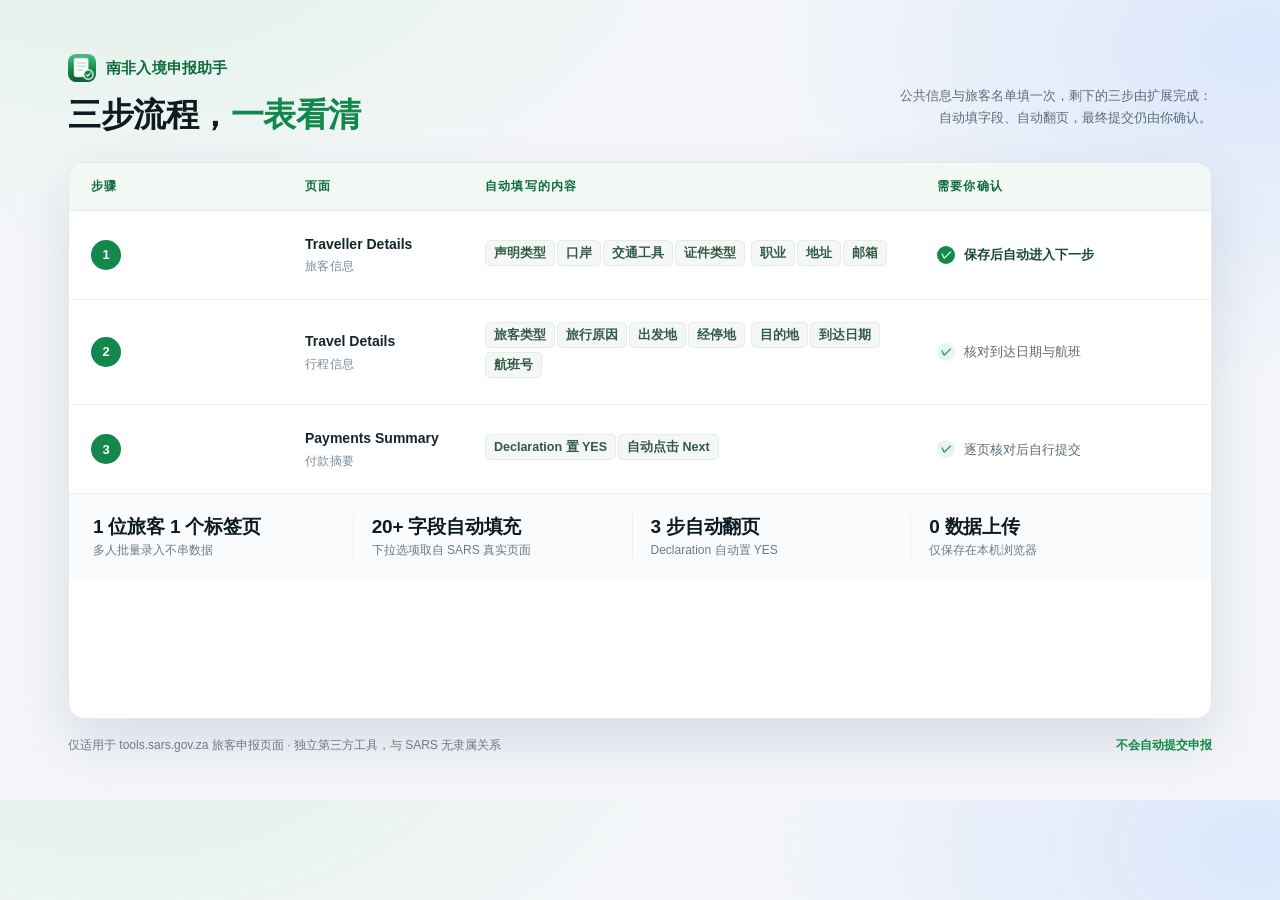
<file: store/assets/shot-d.html>
<!doctype html>
<html lang="zh-CN">
<head>
<meta charset="UTF-8">
<link rel="stylesheet" href="shot.css">
<style>
  .wrap {
    width: 1280px;
    height: 800px;
    padding: 54px 68px 46px;
    display: flex;
    flex-direction: column;
  }

  .top {
    display: flex;
    align-items: flex-end;
    justify-content: space-between;
    margin-bottom: 26px;
  }

  .top h1 {
    margin: 12px 0 0;
    font-size: 33px;
    letter-spacing: -0.5px;
    color: #0d1a22;
  }

  .top h1 em { font-style: normal; color: #12894a; }

  .top .side {
    max-width: 320px;
    font-size: 13px;
    line-height: 1.7;
    color: #5b6b78;
    text-align: right;
    padding-bottom: 6px;
  }

  .table-card {
    flex: 1;
    overflow: hidden;
    border: 1px solid #e3e9ef;
    border-radius: 16px;
    background: #fff;
    box-shadow: 0 24px 60px rgba(15, 40, 70, 0.12);
    display: flex;
    flex-direction: column;
  }

  table {
    width: 100%;
    border-collapse: collapse;
    table-layout: fixed;
  }

  thead th {
    padding: 15px 22px;
    background: #f2f8f4;
    color: #0f6b3e;
    font-size: 12px;
    font-weight: 700;
    letter-spacing: 1.2px;
    text-align: left;
    border-bottom: 1px solid #e2ede6;
  }

  thead th:first-child { width: 214px; }
  thead th:nth-child(2) { width: 180px; }
  thead th:last-child { width: 296px; }

  tbody td {
    padding: 22px;
    border-bottom: 1px solid #eef2f6;
    vertical-align: middle;
    font-size: 14px;
    line-height: 1.62;
    color: #2b3a46;
  }

  tbody tr:last-child td { border-bottom: 0; }

  .step {
    display: flex;
    align-items: center;
    gap: 12px;
  }

  .num {
    flex: 0 0 auto;
    width: 30px;
    height: 30px;
    display: flex;
    align-items: center;
    justify-content: center;
    border-radius: 50%;
    background: #12894a;
    color: #fff;
    font-size: 13px;
    font-weight: 700;
  }

  .page-name {
    font-weight: 700;
    color: #16242e;
  }

  .page-name span {
    display: block;
    margin-top: 2px;
    font-weight: 400;
    font-size: 12px;
    color: #7b8a97;
    letter-spacing: 0.3px;
  }

  .fill { color: #33434f; }

  .fill b {
    display: inline-block;
    margin: 0 2px 4px 0;
    padding: 2px 8px;
    border-radius: 5px;
    background: #f4f7f5;
    border: 1px solid #e4ece6;
    color: #2f5a44;
    font-size: 12.5px;
    font-weight: 600;
  }

  .confirm {
    display: flex;
    align-items: center;
    gap: 9px;
    font-size: 13px;
    color: #5b6b78;
  }

  .confirm .tick {
    flex: 0 0 auto;
    width: 18px;
    height: 18px;
    display: flex;
    align-items: center;
    justify-content: center;
    border-radius: 50%;
    background: #e8f5ee;
    color: #12894a;
    font-size: 11px;
    font-weight: 700;
  }

  .confirm.auto .tick { background: #12894a; color: #fff; }
  .confirm.auto { color: #184a33; font-weight: 600; }

  .strip {
    display: flex;
    align-items: center;
    gap: 0;
    padding: 20px 22px;
    background: #fafbfc;
    border-top: 1px solid #eef2f6;
  }

  .stat {
    flex: 1;
    padding: 0 18px;
    border-right: 1px solid #e9eef3;
  }

  .stat:first-child { padding-left: 2px; }
  .stat:last-child { border-right: 0; }

  .stat strong {
    display: block;
    font-size: 19px;
    color: #0d1a22;
    letter-spacing: -0.2px;
  }

  .stat span {
    display: block;
    margin-top: 2px;
    font-size: 12px;
    color: #6b7a88;
  }

  .footnote {
    margin-top: 18px;
    display: flex;
    justify-content: space-between;
    align-items: center;
    font-size: 12px;
    color: #6b7a88;
  }

  .footnote .right { color: #12894a; font-weight: 600; }
</style>
</head>
<body>
<div class="wrap">
  <div class="top">
    <div>
      <div class="brand"><img src="../../icons/icon32.png" alt="">南非入境申报助手</div>
      <h1>三步流程，<em>一表看清</em></h1>
    </div>
    <div class="side">
      公共信息与旅客名单填一次，剩下的三步由扩展完成：
      自动填字段、自动翻页，最终提交仍由你确认。
    </div>
  </div>

  <div class="table-card">
    <table>
      <thead>
        <tr>
          <th>步骤</th>
          <th>页面</th>
          <th>自动填写的内容</th>
          <th>需要你确认</th>
        </tr>
      </thead>
      <tbody>
        <tr>
          <td>
            <div class="step"><span class="num">1</span></div>
          </td>
          <td>
            <div class="page-name">Traveller Details<span>旅客信息</span></div>
          </td>
          <td class="fill">
            <b>声明类型</b><b>口岸</b><b>交通工具</b><b>证件类型</b>
            <b>职业</b><b>地址</b><b>邮箱</b>
          </td>
          <td>
            <div class="confirm auto"><span class="tick">✓</span>保存后自动进入下一步</div>
          </td>
        </tr>
        <tr>
          <td>
            <div class="step"><span class="num">2</span></div>
          </td>
          <td>
            <div class="page-name">Travel Details<span>行程信息</span></div>
          </td>
          <td class="fill">
            <b>旅客类型</b><b>旅行原因</b><b>出发地</b><b>经停地</b>
            <b>目的地</b><b>到达日期</b><b>航班号</b>
          </td>
          <td>
            <div class="confirm"><span class="tick">✓</span>核对到达日期与航班</div>
          </td>
        </tr>
        <tr>
          <td>
            <div class="step"><span class="num">3</span></div>
          </td>
          <td>
            <div class="page-name">Payments Summary<span>付款摘要</span></div>
          </td>
          <td class="fill">
            <b>Declaration 置 YES</b><b>自动点击 Next</b>
          </td>
          <td>
            <div class="confirm"><span class="tick">✓</span>逐页核对后自行提交</div>
          </td>
        </tr>
      </tbody>
    </table>

    <div class="strip">
      <div class="stat"><strong>1 位旅客 1 个标签页</strong><span>多人批量录入不串数据</span></div>
      <div class="stat"><strong>20+ 字段自动填充</strong><span>下拉选项取自 SARS 真实页面</span></div>
      <div class="stat"><strong>3 步自动翻页</strong><span>Declaration 自动置 YES</span></div>
      <div class="stat"><strong>0 数据上传</strong><span>仅保存在本机浏览器</span></div>
    </div>
  </div>

  <div class="footnote">
    <span>仅适用于 tools.sars.gov.za 旅客申报页面 · 独立第三方工具，与 SARS 无隶属关系</span>
    <span class="right">不会自动提交申报</span>
  </div>
</div>
</body>
</html>
</file>
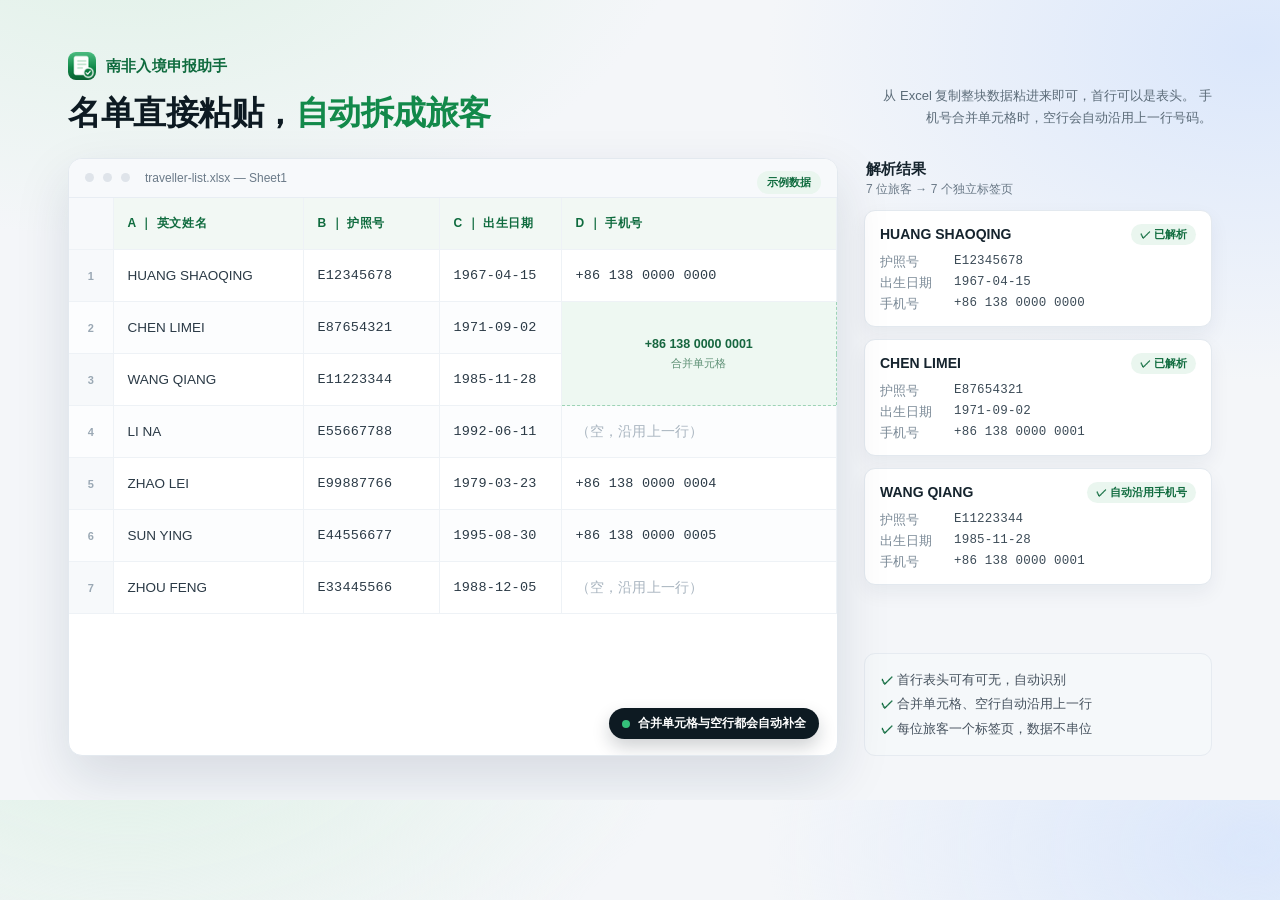
<file: store/assets/shot-e.html>
<!doctype html>
<html lang="zh-CN">
<head>
<meta charset="UTF-8">
<link rel="stylesheet" href="shot.css">
<style>
  .wrap {
    width: 1280px;
    height: 800px;
    padding: 52px 68px 44px;
    display: flex;
    flex-direction: column;
  }

  .top {
    display: flex;
    align-items: flex-end;
    justify-content: space-between;
    margin-bottom: 24px;
  }

  .top h1 {
    margin: 12px 0 0;
    font-size: 33px;
    letter-spacing: -0.5px;
    color: #0d1a22;
  }

  .top h1 em { font-style: normal; color: #12894a; }

  .top .side {
    max-width: 330px;
    font-size: 13px;
    line-height: 1.7;
    color: #5b6b78;
    text-align: right;
    padding-bottom: 4px;
  }

  .panels {
    flex: 1;
    display: flex;
    gap: 26px;
    min-height: 0;
  }

  /* ---------- 左：Excel 名单 ---------- */
  .sheet {
    position: relative;
    flex: 1;
    display: flex;
    flex-direction: column;
    overflow: hidden;
    border: 1px solid #e3e9ef;
    border-radius: 14px;
    background: #fff;
    box-shadow: 0 22px 54px rgba(15, 40, 70, 0.13);
  }

  .sheet-bar {
    display: flex;
    align-items: center;
    gap: 9px;
    padding: 12px 16px;
    background: #f7f9fb;
    border-bottom: 1px solid #e8edf3;
  }

  .sheet-bar i {
    width: 9px;
    height: 9px;
    border-radius: 50%;
    background: #dfe4ea;
  }

  .sheet-bar span {
    margin-left: 6px;
    font-size: 12px;
    color: #6b7a88;
  }

  .badge {
    position: absolute;
    top: 12px;
    right: 16px;
    padding: 4px 10px;
    border-radius: 999px;
    background: #eaf6ef;
    color: #0f6b3e;
    font-size: 11px;
    font-weight: 700;
  }

  table {
    width: 100%;
    border-collapse: collapse;
    table-layout: fixed;
    font-size: 13.5px;
  }

  col.gutter { width: 44px; }
  col.name { width: 190px; }
  col.pass { width: 136px; }
  col.dob { width: 122px; }
  col.phone { width: auto; }

  th, td {
    height: 52px;
    padding: 0 14px;
    border-right: 1px solid #eef2f6;
    border-bottom: 1px solid #eef2f6;
    color: #2b3a46;
    white-space: nowrap;
  }

  th {
    background: #f2f8f4;
    color: #0f6b3e;
    font-size: 12px;
    font-weight: 700;
    letter-spacing: 0.6px;
    text-align: left;
  }

  td.gutter, th.gutter {
    width: 44px;
    padding: 0;
    text-align: center;
    background: #f7f9fb;
    color: #9aa8b4;
    font-size: 11px;
    font-weight: 600;
  }

  tbody tr:nth-child(even) td:not(.merged) { background: #fcfdfe; }

  .mono {
    font-family: Consolas, "Courier New", monospace;
    letter-spacing: 0.2px;
  }

  td.merged {
    background: #eef8f2 !important;
    border: 1px dashed #9dd3b6;
    color: #16663f;
    font-weight: 600;
    vertical-align: middle;
    text-align: center;
    font-size: 12.5px;
    line-height: 1.45;
    white-space: normal;
  }

  .arrow-note {
    position: absolute;
    right: 18px;
    bottom: 16px;
    display: flex;
    align-items: center;
    gap: 8px;
    padding: 7px 13px;
    border-radius: 999px;
    background: #0d1a22;
    color: #fff;
    font-size: 12px;
    font-weight: 600;
    box-shadow: 0 8px 18px rgba(13, 26, 34, 0.2);
  }

  .arrow-note b {
    width: 8px;
    height: 8px;
    border-radius: 50%;
    background: #35c07a;
  }

  /* ---------- 右：解析结果 ---------- */
  .side-card {
    width: 348px;
    display: flex;
    flex-direction: column;
    gap: 12px;
  }

  .side-title {
    padding: 2px 2px 0;
    font-size: 15px;
    font-weight: 700;
    color: #16242e;
  }

  .side-title span {
    display: block;
    margin-top: 2px;
    font-size: 12px;
    font-weight: 400;
    color: #6b7a88;
  }

  .trav {
    padding: 13px 15px;
    border: 1px solid #e3e9ef;
    border-radius: 11px;
    background: #fff;
    box-shadow: 0 8px 20px rgba(15, 40, 70, 0.06);
  }

  .trav-head {
    display: flex;
    align-items: center;
    justify-content: space-between;
    margin-bottom: 9px;
  }

  .trav-name {
    font-size: 14px;
    font-weight: 700;
    color: #16242e;
  }

  .trav-no {
    font-size: 11px;
    color: #7b8a97;
  }

  .trav-row {
    display: grid;
    grid-template-columns: 74px 1fr;
    row-gap: 4px;
    font-size: 12.5px;
    color: #3c4b57;
  }

  .trav-row span:nth-child(odd) { color: #7b8a97; }

  .ok {
    display: inline-flex;
    align-items: center;
    gap: 6px;
    padding: 3px 9px;
    border-radius: 999px;
    background: #eaf6ef;
    color: #0f6b3e;
    font-size: 11px;
    font-weight: 700;
  }

  .tips {
    margin-top: auto;
    padding: 14px 16px;
    border-radius: 11px;
    background: #f5f8fa;
    border: 1px solid #e6ebf1;
    font-size: 12.5px;
    line-height: 1.95;
    color: #46525e;
  }

  .tips b { color: #0f6b3e; }
</style>
</head>
<body>
<div class="wrap">
  <div class="top">
    <div>
      <div class="brand"><img src="../../icons/icon32.png" alt="">南非入境申报助手</div>
      <h1>名单直接粘贴，<em>自动拆成旅客</em></h1>
    </div>
    <div class="side">
      从 Excel 复制整块数据粘进来即可，首行可以是表头。
      手机号合并单元格时，空行会自动沿用上一行号码。
    </div>
  </div>

  <div class="panels">
    <div class="sheet">
      <div class="sheet-bar">
        <i></i><i></i><i></i>
        <span>traveller-list.xlsx — Sheet1</span>
      </div>
      <div class="badge">示例数据</div>

      <table>
        <colgroup>
          <col class="gutter">
          <col class="name">
          <col class="pass">
          <col class="dob">
          <col class="phone">
        </colgroup>
        <thead>
          <tr>
            <th class="gutter"></th>
            <th>A ｜ 英文姓名</th>
            <th>B ｜ 护照号</th>
            <th>C ｜ 出生日期</th>
            <th>D ｜ 手机号</th>
          </tr>
        </thead>
        <tbody>
          <tr>
            <td class="gutter">1</td>
            <td>HUANG SHAOQING</td>
            <td class="mono">E12345678</td>
            <td class="mono">1967-04-15</td>
            <td class="mono">+86 138 0000 0000</td>
          </tr>
          <tr>
            <td class="gutter">2</td>
            <td>CHEN LIMEI</td>
            <td class="mono">E87654321</td>
            <td class="mono">1971-09-02</td>
            <td class="merged" rowspan="2">
              +86 138 0000 0001<br>
              <span style="font-weight:400;font-size:11px;color:#5c8f74">合并单元格</span>
            </td>
          </tr>
          <tr>
            <td class="gutter">3</td>
            <td>WANG QIANG</td>
            <td class="mono">E11223344</td>
            <td class="mono">1985-11-28</td>
          </tr>
          <tr>
            <td class="gutter">4</td>
            <td>LI NA</td>
            <td class="mono">E55667788</td>
            <td class="mono">1992-06-11</td>
            <td class="mono" style="color:#a8b4bf">（空，沿用上一行）</td>
          </tr>
          <tr>
            <td class="gutter">5</td>
            <td>ZHAO LEI</td>
            <td class="mono">E99887766</td>
            <td class="mono">1979-03-23</td>
            <td class="mono">+86 138 0000 0004</td>
          </tr>
          <tr>
            <td class="gutter">6</td>
            <td>SUN YING</td>
            <td class="mono">E44556677</td>
            <td class="mono">1995-08-30</td>
            <td class="mono">+86 138 0000 0005</td>
          </tr>
          <tr>
            <td class="gutter">7</td>
            <td>ZHOU FENG</td>
            <td class="mono">E33445566</td>
            <td class="mono">1988-12-05</td>
            <td class="mono" style="color:#a8b4bf">（空，沿用上一行）</td>
          </tr>
        </tbody>
      </table>

      <div class="arrow-note"><b></b>合并单元格与空行都会自动补全</div>
    </div>

    <div class="side-card">
      <div class="side-title">
        解析结果
        <span>7 位旅客 → 7 个独立标签页</span>
      </div>

      <div class="trav">
        <div class="trav-head">
          <span class="trav-name">HUANG SHAOQING</span>
          <span class="ok">✓ 已解析</span>
        </div>
        <div class="trav-row">
          <span>护照号</span><span class="mono">E12345678</span>
          <span>出生日期</span><span class="mono">1967-04-15</span>
          <span>手机号</span><span class="mono">+86 138 0000 0000</span>
        </div>
      </div>

      <div class="trav">
        <div class="trav-head">
          <span class="trav-name">CHEN LIMEI</span>
          <span class="ok">✓ 已解析</span>
        </div>
        <div class="trav-row">
          <span>护照号</span><span class="mono">E87654321</span>
          <span>出生日期</span><span class="mono">1971-09-02</span>
          <span>手机号</span><span class="mono">+86 138 0000 0001</span>
        </div>
      </div>

      <div class="trav">
        <div class="trav-head">
          <span class="trav-name">WANG QIANG</span>
          <span class="ok">✓ 自动沿用手机号</span>
        </div>
        <div class="trav-row">
          <span>护照号</span><span class="mono">E11223344</span>
          <span>出生日期</span><span class="mono">1985-11-28</span>
          <span>手机号</span><span class="mono">+86 138 0000 0001</span>
        </div>
      </div>

      <div class="tips">
        <b>✓</b> 首行表头可有可无，自动识别<br>
        <b>✓</b> 合并单元格、空行自动沿用上一行<br>
        <b>✓</b> 每位旅客一个标签页，数据不串位
      </div>
    </div>
  </div>
</div>
</body>
</html>
</file>
<file: popup.css>
* {
  box-sizing: border-box;
}

body {
  width: 520px;
  max-height: 700px;
  overflow-y: auto;
  margin: 0;
  padding: 14px;
  color: #202124;
  background: #f5f6f8;
  font: 13px/1.5 Arial, "Microsoft YaHei", sans-serif;
}

header {
  margin-bottom: 12px;
}

h1 {
  margin: 0 0 4px;
  font-size: 19px;
}

header p,
.hint,
footer {
  color: #5f6368;
}

header p {
  margin: 0;
}

.panel {
  margin-bottom: 12px;
  padding: 13px;
  border: 1px solid #dadce0;
  border-radius: 10px;
  background: #fff;
}

h2 {
  margin: 0 0 8px;
  font-size: 15px;
}

.hint {
  margin: 6px 0 10px;
  font-size: 12px;
}

.grid {
  display: grid;
  grid-template-columns: 1fr 1fr;
  gap: 10px;
}

label {
  display: flex;
  flex-direction: column;
  gap: 4px;
  min-width: 0;
  font-weight: 600;
}

.wide {
  grid-column: 1 / -1;
}

input,
select,
textarea {
  width: 100%;
  min-width: 0;
  padding: 8px;
  border: 1px solid #c6c9ce;
  border-radius: 6px;
  background: #fff;
  color: #202124;
  font: inherit;
}

input:focus,
select:focus,
textarea:focus {
  border-color: #1a73e8;
  outline: 2px solid #d2e3fc;
}

select:disabled {
  opacity: 0.6;
}

.wide-fetch {
  width: 100%;
  margin: 2px 0 4px;
}

textarea {
  resize: vertical;
  font-family: Consolas, monospace;
  font-size: 12px;
}

button {
  min-height: 34px;
  padding: 8px 11px;
  border: 0;
  border-radius: 6px;
  background: #1a73e8;
  color: #fff;
  cursor: pointer;
  font: inherit;
  font-weight: 600;
}

button:hover {
  filter: brightness(0.95);
}

button:disabled {
  cursor: not-allowed;
  opacity: 0.55;
}

button.secondary {
  border: 1px solid #dadce0;
  background: #f8f9fa;
  color: #202124;
}

#saveBtn {
  width: 100%;
  margin-top: 12px;
}

.actions {
  display: flex;
  gap: 8px;
  margin: 9px 0;
}

.actions > button {
  flex: 1;
}

.actions.vertical {
  flex-direction: column;
}

.actions.vertical > button {
  width: 100%;
}

#travellerCount {
  margin: 8px 0;
  font-weight: 600;
}

.traveller-card {
  margin-top: 10px;
  padding: 10px;
  border: 1px solid #dadce0;
  border-radius: 8px;
  background: #fbfbfc;
}

.traveller-card h3 {
  margin: 0 0 8px;
  font-size: 13px;
}

.traveller-fields {
  display: grid;
  grid-template-columns: 1fr 1fr;
  gap: 8px;
}

.traveller-fields label {
  font-size: 12px;
}

.traveller-fields .wide {
  grid-column: 1 / -1;
}

.traveller-card input {
  font-weight: normal;
}

#status {
  margin-top: 10px;
  white-space: pre-wrap;
  overflow-wrap: anywhere;
}

#status.error {
  color: #b3261e;
}

#status.success {
  color: #137333;
}

#details {
  max-height: 230px;
  overflow: auto;
  padding: 8px;
  border-radius: 6px;
  background: #f1f3f4;
  white-space: pre-wrap;
  overflow-wrap: anywhere;
  font-size: 11px;
}

footer {
  padding: 0 2px;
  font-size: 11px;
}

/* ---------- Arrival Date 自定义日历 ---------- */

.date-field {
  display: flex;
  flex-direction: column;
  gap: 6px;
  min-width: 0;
}

.date-field-label {
  font-weight: 600;
}

.date-trigger-row {
  display: flex;
  gap: 8px;
}

.date-trigger {
  flex: 1;
  display: flex;
  align-items: center;
  justify-content: space-between;
  gap: 8px;
  text-align: left;
  font-weight: 600;
}

.date-fetch {
  flex: 0 0 auto;
  white-space: nowrap;
}

.date-caret {
  color: #5f6368;
}

.date-panel {
  padding: 8px;
  border: 1px solid #dadce0;
  border-radius: 8px;
  background: #fff;
  box-shadow: 0 4px 12px rgba(60, 64, 67, 0.12);
}

.date-panel-head {
  display: flex;
  align-items: center;
  justify-content: space-between;
  margin-bottom: 6px;
}

.date-nav {
  width: 30px;
  min-height: 28px;
  padding: 0;
  border: 1px solid #dadce0;
  background: #f8f9fa;
  color: #202124;
  font-size: 15px;
  line-height: 1;
}

.date-grid {
  display: grid;
  grid-template-columns: repeat(7, 1fr);
  gap: 2px;
}

.date-grid-head span {
  padding: 2px 0;
  color: #5f6368;
  font-size: 11px;
  text-align: center;
}

.date-cell {
  min-height: 28px;
  padding: 0;
  border: 0;
  border-radius: 4px;
  background: transparent;
  color: #202124;
  font-weight: 400;
  font-size: 12px;
  cursor: pointer;
}

.date-cell:hover:not(.is-disabled) {
  background: #e8f0fe;
}

.date-cell.is-today {
  outline: 1px solid #1a73e8;
}

.date-cell.is-selected {
  background: #1a73e8;
  color: #fff;
  font-weight: 600;
}

.date-cell.is-disabled {
  color: #bdc1c6;
  background: repeating-linear-gradient(
    45deg,
    #f8f9fa,
    #f8f9fa 3px,
    #f1f3f4 3px,
    #f1f3f4 6px
  );
  cursor: not-allowed;
}

.date-cell.is-blank {
  cursor: default;
}

.date-manual {
  display: flex;
  gap: 8px;
  margin-top: 8px;
  padding-top: 6px;
  border-top: 1px dashed #e0e0e0;
}

.date-manual label {
  flex: 1;
  display: flex;
  flex-direction: column;
  gap: 2px;
  font-size: 11px;
  color: #5f6368;
}

.date-manual input {
  min-height: 26px;
  padding: 0 4px;
  font-size: 11px;
}

.date-panel-foot {
  display: flex;
  align-items: center;
  justify-content: space-between;
  gap: 8px;
  margin-top: 6px;
}

.date-panel-foot .hint {
  margin: 0;
  font-size: 11px;
}

.date-clear {
  min-height: 26px;
  padding: 2px 8px;
  border: 1px solid #dadce0;
  border-radius: 6px;
  background: #f8f9fa;
  color: #202124;
  font-size: 11px;
  font-weight: 600;
}
</file>
<file: store/assets/shot.css>
/* 商店截图 / 推广图专用渲染样式（不影响扩展本身） */

* { box-sizing: border-box; }

html, body {
  margin: 0;
  padding: 0;
  width: 1280px;
  height: 800px;
  overflow: hidden;
  font-family: "Microsoft YaHei", "PingFang SC", Arial, sans-serif;
  color: #122029;
  background:
    radial-gradient(900px 540px at 10% -12%, #dff1e6 0%, rgba(223, 241, 230, 0) 62%),
    radial-gradient(760px 520px at 98% 6%, #dbe7fb 0%, rgba(219, 231, 251, 0) 64%),
    #f4f6f9;
}

.canvas {
  width: 1280px;
  height: 800px;
  padding: 64px 72px 64px 76px;
  display: flex;
  align-items: center;
  gap: 54px;
}

/* ---------- 左侧文案 ---------- */

.copy { width: 428px; }

.brand {
  display: flex;
  align-items: center;
  gap: 10px;
  font-size: 15px;
  font-weight: 700;
  color: #0f6b3e;
  letter-spacing: 0.2px;
}

.brand img {
  width: 28px;
  height: 28px;
  border-radius: 8px;
}

h1 {
  margin: 24px 0 20px;
  font-size: 39px;
  line-height: 1.26;
  letter-spacing: -0.6px;
  color: #0d1a22;
}

h1 em {
  font-style: normal;
  color: #12894a;
}

ul.pts {
  margin: 0;
  padding: 0;
  list-style: none;
}

ul.pts li {
  position: relative;
  margin: 0 0 13px;
  padding-left: 24px;
  font-size: 15.5px;
  line-height: 1.62;
  color: #3c4b57;
}

ul.pts li::before {
  content: "";
  position: absolute;
  left: 0;
  top: 9px;
  width: 9px;
  height: 9px;
  border-radius: 50%;
  background: #12894a;
  box-shadow: 0 0 0 4px rgba(18, 137, 74, 0.14);
}

.tail {
  margin-top: 26px;
  padding: 12px 14px;
  border-left: 3px solid #12894a;
  border-radius: 0 8px 8px 0;
  background: #ffffff;
  box-shadow: 0 6px 18px rgba(15, 40, 70, 0.06);
  font-size: 13px;
  line-height: 1.6;
  color: #4a5866;
}

/* ---------- 右侧设备框 ---------- */

.device {
  width: 520px;
  height: 672px;
  overflow: hidden;
  border: 1px solid #e2e8ef;
  border-radius: 16px;
  background: #fff;
  box-shadow:
    0 26px 64px rgba(15, 40, 70, 0.18),
    0 4px 12px rgba(15, 40, 70, 0.07);
}

.device-bar {
  height: 38px;
  display: flex;
  align-items: center;
  padding: 0 14px;
  border-bottom: 1px solid #e6ebf1;
  background: #f7f9fb;
}

.device-bar i {
  width: 9px;
  height: 9px;
  margin-right: 6px;
  border-radius: 50%;
  background: #dfe4ea;
}

.device-title {
  margin-left: 8px;
  font-size: 12px;
  color: #6b7a88;
}

.popup {
  width: 520px;
  height: 634px;
  padding: 14px;
  overflow: hidden;
  background: #f5f6f8;
  color: #202124;
  font: 13px/1.5 Arial, "Microsoft YaHei", sans-serif;
}

.popup h1 { font-size: 19px; margin: 0 0 4px; letter-spacing: 0; color: #202124; }
.popup header { margin-bottom: 12px; }

/* 状态提示里的行距在截图中更紧凑一些 */
.popup #details { margin: 0; }
</file>
